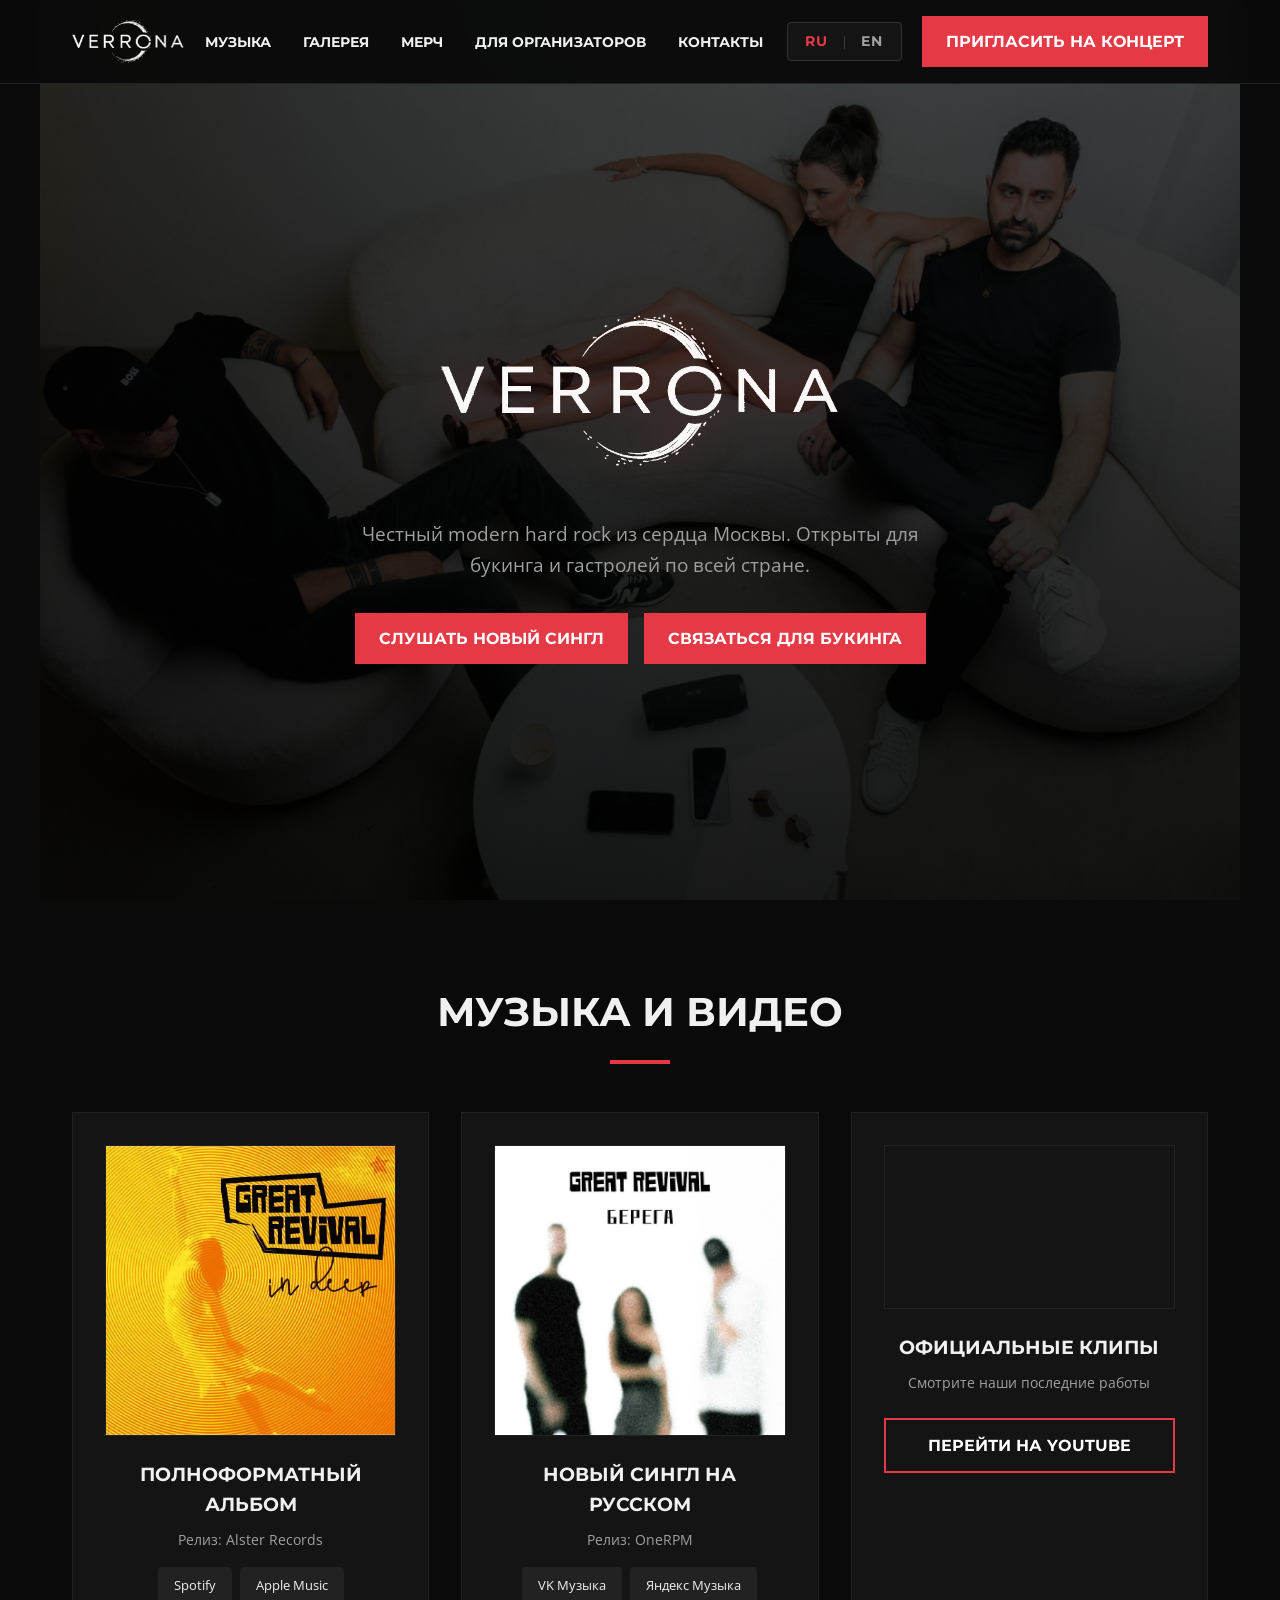
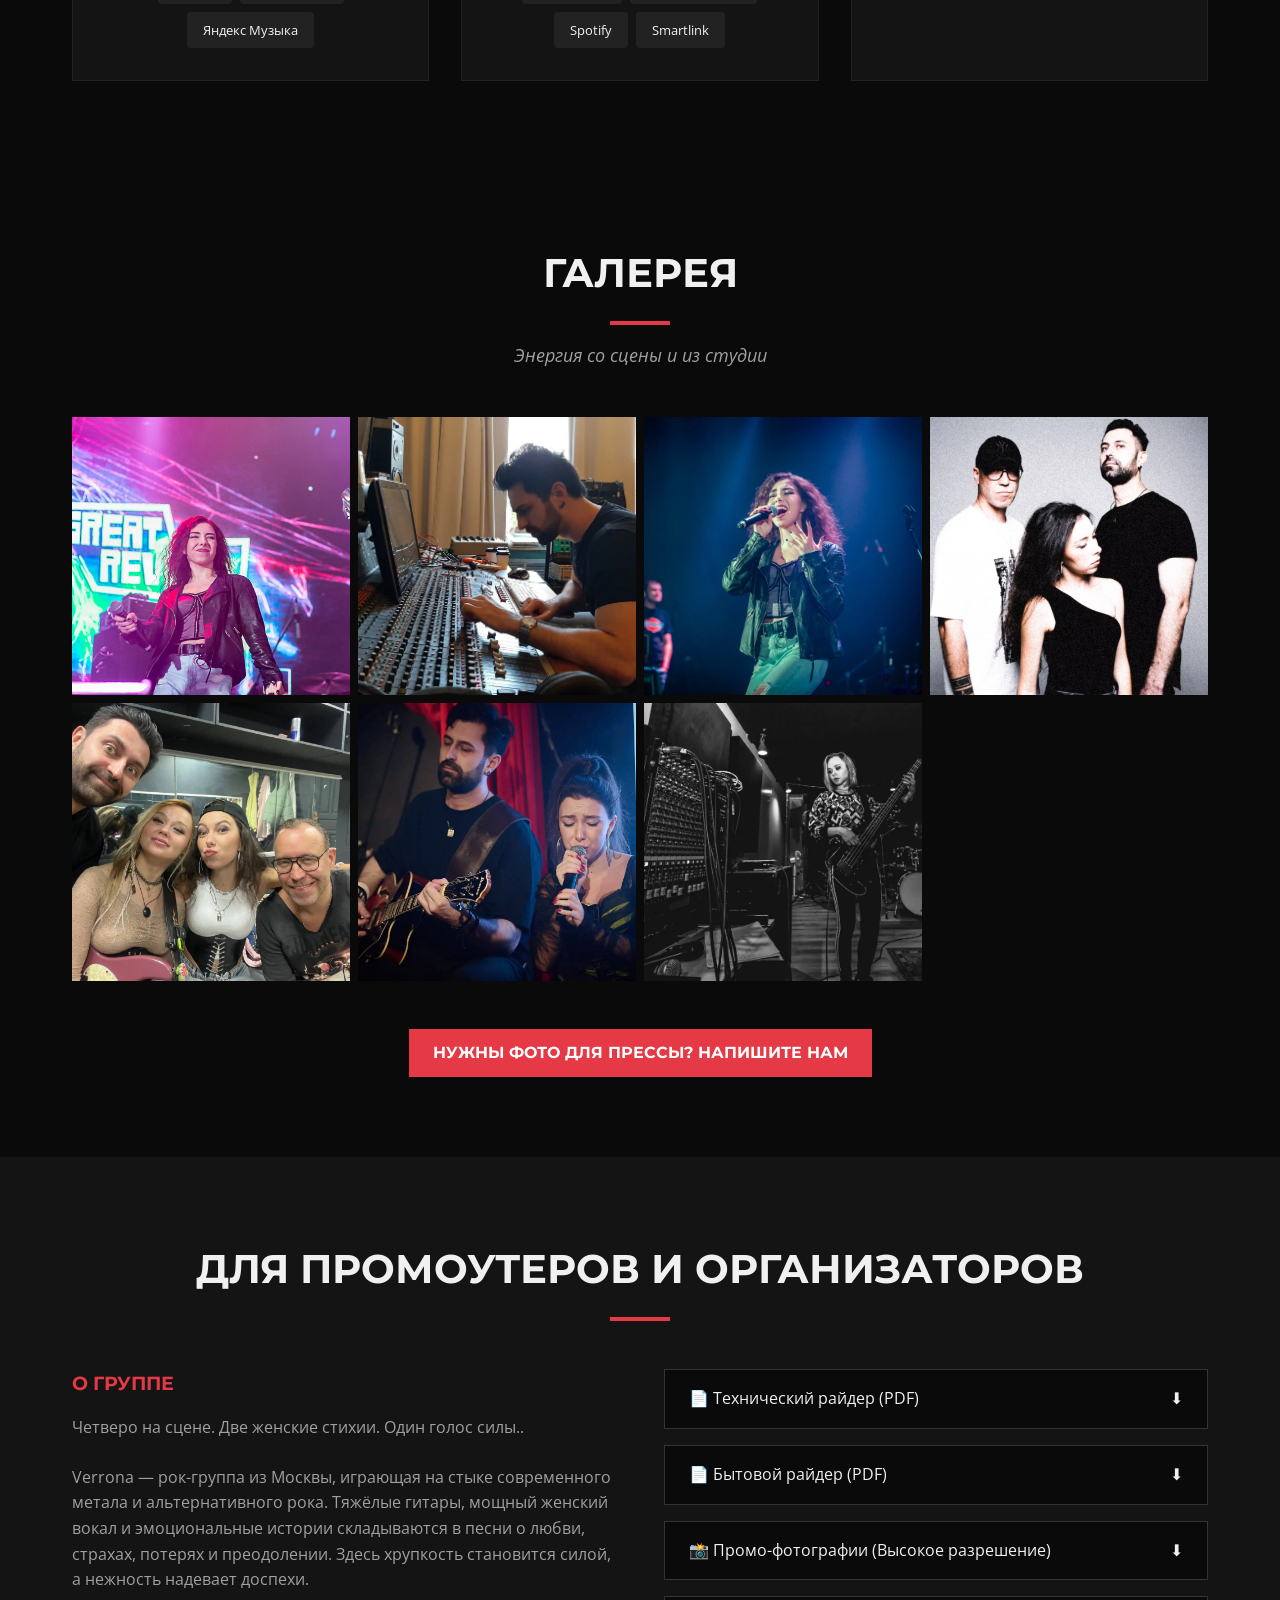
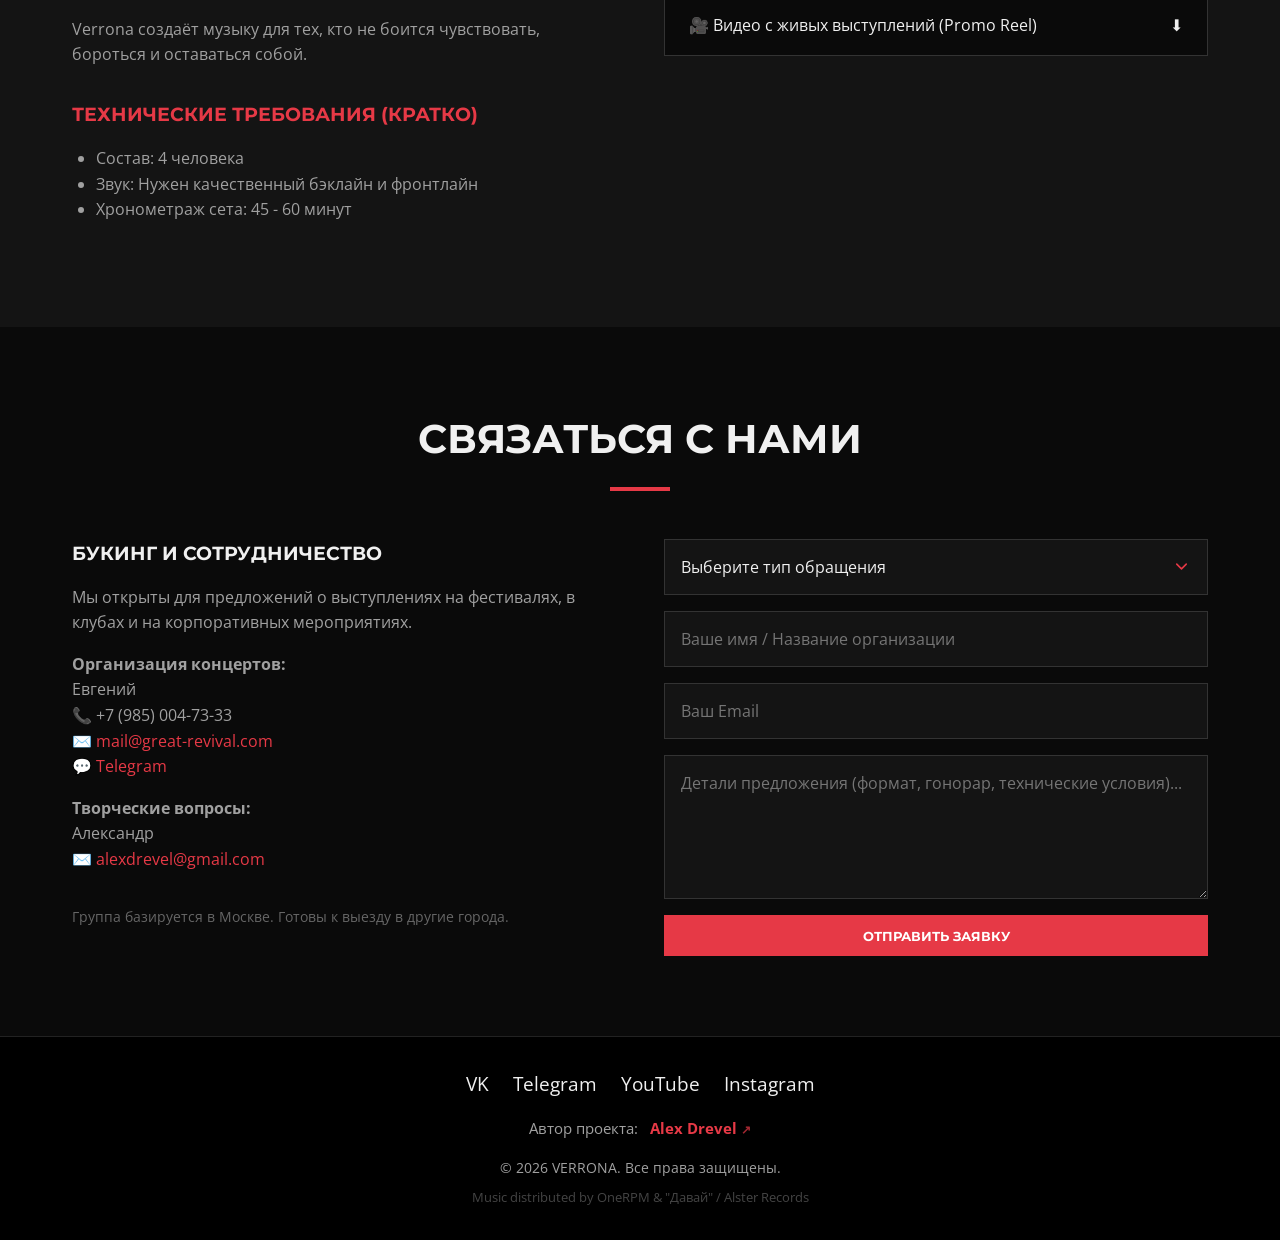
<file: index.html>
<!DOCTYPE html>
<html lang="ru">

<head>
    <meta charset="UTF-8">
    <meta name="viewport" content="width=device-width, initial-scale=1.0, maximum-scale=5.0">
    <meta name="robots" content="index, follow, max-image-preview:large">
    <meta name="description" content="Verrona — рок-группа из Москвы. Слушайте альбомы: In Deep, Берега, Любовь без прелюдий, Паранойя. Женский вокал, мощные гитары, современное звучание.">
    <meta name="keywords" content="Verrona, Веррона, рок-группа Москва, женский вокал, мощные гитары, современное звучание, альбомы, концерты">
    <meta name="author" content="Verrona">
    <title>VERRONA — Рок-группа из Москвы | Modern Hard Rock, букинг на концерты</title>
    <link rel="canonical" href="https://verrona.netlify.app">
    <link rel="alternate" hreflang="ru" href="https://verrona.netlify.app">
    <link rel="alternate" hreflang="en" href="https://verrona.netlify.app/en">
    <link rel="alternate" hreflang="x-default" href="https://verrona.netlify.app">
    <meta property="og:title" content="VERRONA — Рок-группа из Москвы">
    <meta property="og:description" content="Verrona — рок-группа из Москвы. Слушайте альбомы: In Deep, Берега, Любовь без прелюдий, Паранойя. Женский вокал, мощные гитары, современное звучание.">
    <meta property="og:type" content="website">
    <meta property="og:url" content="https://verrona.netlify.app">
    <meta property="og:image" content="https://verrona.netlify.app/img/social_cover.webp">
    <meta property="og:locale" content="ru_RU">
    <meta name="twitter:card" content="summary_large_image">
    <meta name="twitter:title" content="VERRONA — Рок-группа из Москвы">
    <meta name="twitter:description" content="Verrona — рок-группа из Москвы. Слушайте альбомы: In Deep, Берега, Любовь без прелюдий, Паранойя. Женский вокал, мощные гитары, современное звучание.">
    <meta name="twitter:image" content="https://verrona.netlify.app/img/social_cover.webp">
    <link href="https://fonts.googleapis.com/css2?family=Montserrat:wght@400;700;900&family=Open+Sans:wght@400;600&display=swap" rel="stylesheet">
    <script type="application/ld+json">
        {
            "@context": "https://schema.org",
            "@type": "MusicGroup",

            "name": "Verrona",
            "url": "https://verrona.netlify.app",

            "foundingDate": "2017",

            "knowsAbout": [
                "Metal",
                "Rock",
                "Alternative"
            ],

            "member": [

                {
                    "@type": "Person",
                    "name": "Вероника Нагайцева"
                },

                {
                    "@type": "Person",
                    "name": "Александр Древель"
                },

                {
                    "@type": "Person",
                    "name": "Евгений Сомов"
                }

            ],

            "album": [

                {
                    "@type": "MusicAlbum",
                    "name": "In Deep",
                    "datePublished": "2019",
                    "image": {
                        "@type": "ImageObject",
                        "url": "https://verrona.github.io/img/in_deep.webp"

                    },

                    "numTracks": 10,

                    "genre": [
                        "Rock",
                        "Metal",
                        "Alternative"
                    ],
                    "byArtist": {
                        "@type": "MusicGroup",
                        "name": "Great Revival"
                    },

                    "track": [{
                            "@type": "MusicRecording",
                            "position": 1,
                            "name": "In Blind",
                            "duration": "PT4M31S",
                            "isrcCode": "DEUA31900254"
                        },
                        {
                            "@type": "MusicRecording",
                            "position": 2,
                            "name": "Parasite",
                            "duration": "PT4M23S",
                            "isrcCode": "DEUA31900255"
                        },
                        {
                            "@type": "MusicRecording",
                            "position": 3,
                            "name": "Berlin",
                            "duration": "PT4M7S",
                            "isrcCode": "DEUA31900256"
                        },
                        {
                            "@type": "MusicRecording",
                            "position": 4,
                            "name": "Looking For You",
                            "duration": "PT3M31S",
                            "isrcCode": "DEUA31900257"
                        },
                        {
                            "@type": "MusicRecording",
                            "position": 5,
                            "name": "Because Of Me",
                            "duration": "PT4M34S",
                            "isrcCode": "DEUA31900258"
                        },
                        {
                            "@type": "MusicRecording",
                            "position": 6,
                            "name": "Beautiful",
                            "duration": "PT3M51S",
                            "isrcCode": "DEUA31900259"
                        },
                        {
                            "@type": "MusicRecording",
                            "position": 7,
                            "name": "Keep The Faith",
                            "duration": "PT2M56S",
                            "isrcCode": "DEUA31900260"
                        },
                        {
                            "@type": "MusicRecording",
                            "position": 8,
                            "name": "In Deep",
                            "duration": "PT3M54S",
                            "isrcCode": "DEUA31900261"
                        },
                        {
                            "@type": "MusicRecording",
                            "position": 9,
                            "name": "Time",
                            "duration": "PT4M10S",
                            "isrcCode": "DEUA31900262"
                        },
                        {
                            "@type": "MusicRecording",
                            "position": 10,
                            "name": "Stronger",
                            "duration": "PT4M41S",
                            "isrcCode": "DEUA31900263"
                        }
                    ],

                    "sameAs": [
                        "https://music.yandex.ru/album/8644806",
                        "https://vk.com/music/album/-2000364182_5364182_98790bb657b7988d27",
                        "https://music.apple.com/us/album/in-deep/1478871938",
                        "https://www.youtube.com/playlist?list=OLAK5uy_kdMpTI-XTgnSuBNPhRC2HSesHBObjsBcE",
                        "https://open.spotify.com/album/0Ru4EEttbrjYVi6ZOFPHfv",
                        "https://music.amazon.com/albums/B07X8XC6SB"
                    ]
                },

                {
                    "@type": "MusicAlbum",
                    "name": "Паразит",
                    "datePublished": "2020",
                    "image": {
                        "@type": "ImageObject",
                        "url": "https://verrona.github.io/img/parasite.webp"

                    },

                    "numTracks": 1,

                    "genre": [
                        "Rock",
                        "Metal",
                        "Alternative"
                    ],
                    "byArtist": {
                        "@type": "MusicGroup",
                        "name": "Great Revival"
                    },

                    "track": [{
                        "@type": "MusicRecording",
                        "position": 1,
                        "name": "Parasite",
                        "duration": "PT3M34S"

                    }],

                    "sameAs": [
                        "https://music.yandex.ru/album/10565634",
                        "https://vk.com/music/album/-2000981070_7981070_5feac075adde68511c",
                        "https://music.apple.com/us/album/паразит-single/1521935700",
                        "https://www.youtube.com/watch?v=nP2viWbtZgw&list=RDnP2viWbtZgw&start_radio=1",
                        "https://open.spotify.com/album/17AAMJ8fEtrImb9BpIjeMS"
                    ]
                },

                {
                    "@type": "MusicAlbum",
                    "name": "Танец под дождём",
                    "datePublished": "2020",
                    "image": {
                        "@type": "ImageObject",
                        "url": "https://verrona.github.io/img/tanez.webp"

                    },

                    "numTracks": 1,

                    "genre": [
                        "Rock",
                        "Alternative"
                    ],
                    "byArtist": {
                        "@type": "MusicGroup",
                        "name": "Great Revival"
                    },

                    "track": [{
                        "@type": "MusicRecording",
                        "position": 1,
                        "name": "Танец под дождём",
                        "duration": "PT3M40S"
                    }],

                    "sameAs": [
                        "https://music.yandex.ru/album/11583635",
                        "https://vk.com/music/album/-2000222791_8222791_c8fc6475554f7d4ba4",
                        "https://music.apple.com/us/album/танец-под-дождём-single/1525197291",
                        "https://www.youtube.com/watch?v=M-sOfhyTvOM&list=RDM-sOfhyTvOM&start_radio=1",
                        "https://open.spotify.com/album/6xeomcOFpnOeOLR16VaMRF"
                    ]
                },

                {
                    "@type": "MusicAlbum",
                    "name": "Шипы",
                    "datePublished": "2020",
                    "image": {
                        "@type": "ImageObject",
                        "url": "https://verrona.github.io/img/shipy.webp"

                    },

                    "numTracks": 1,

                    "genre": [
                        "Rock",
                        "Metal",
                        "Alternative"
                    ],
                    "byArtist": {
                        "@type": "MusicGroup",
                        "name": "Great Revival"
                    },

                    "track": [{
                        "@type": "MusicRecording",
                        "position": 1,
                        "name": "Шипы",
                        "duration": "PT3M37S"
                    }],

                    "sameAs": [
                        "https://music.yandex.ru/album/12656053",
                        "https://vk.com/music/album/-2000281266_9281266_487998c0116a116c2a",
                        "https://music.apple.com/us/album/шипы-single/1538475339",
                        "https://www.youtube.com/watch?v=VANVOhlwIfw&list=RDVANVOhlwIfw&start_radio=1",
                        "https://open.spotify.com/album/5P2PhHfVzSSolDQ1AN1XrD"
                    ]
                },

                {
                    "@type": "MusicAlbum",
                    "name": "Любовь без прелюдий",
                    "datePublished": "2022",
                    "image": {
                        "@type": "ImageObject",
                        "url": "https://verrona.github.io/img/lubov_bez_preludiy.webp"

                    },

                    "numTracks": 1,

                    "genre": [
                        "Rock",
                        "Metal",
                        "Alternative"
                    ],
                    "byArtist": {
                        "@type": "MusicGroup",
                        "name": "Great Revival"
                    },

                    "track": [{
                        "@type": "MusicRecording",
                        "position": 1,
                        "name": "Любовь без прелюдий",
                        "duration": "PT3M43S"
                    }],

                    "sameAs": [
                        "https://music.yandex.ru/album/23888789",
                        "https://vk.com/music/album/-2000614362_16614362_8b6888f1e2f7a54786",
                        "https://music.apple.com/ru/album/любовь-без-прелюдий-single/1652404010",
                        "https://music.youtube.com/playlist?list=OLAK5uy_mqXPPD4W-5L-OROmSEtViQJYiXeTf8m6c",
                        "https://open.spotify.com/album/5d36qCWlGeGpj1LYgj0KbA"
                    ]
                },
                {
                    "@type": "MusicAlbum",
                    "name": "Паранойя",
                    "datePublished": "2023",
                    "image": {
                        "@type": "ImageObject",
                        "url": "https://verrona.github.io/img/paranoya.webp"

                    },

                    "numTracks": 1,

                    "genre": [
                        "Rock",
                        "Metal",
                        "Alternative"
                    ],
                    "byArtist": {
                        "@type": "MusicGroup",
                        "name": "Great Revival"
                    },

                    "track": [{
                        "@type": "MusicRecording",
                        "position": 1,
                        "name": "Паранойя",
                        "duration": "PT3M31S"
                    }],

                    "sameAs": [
                        "https://music.yandex.ru/album/25053905",
                        "https://vk.com/music/album/-2000446923_17446923_28c2962d504e9f9477",
                        "https://music.apple.com/us/album/паранойя-single/1681223843",
                        "https://www.youtube.com/watch?v=-ZHNSKj-hqs&list=RD-ZHNSKj-hqs&start_radio=1",
                        "https://open.spotify.com/album/0NYPJKRrfW8c1LftnPf2LF"
                    ]
                },
                {
                    "@type": "MusicAlbum",
                    "name": "Одиночество",
                    "datePublished": "2024",
                    "image": {
                        "@type": "ImageObject",
                        "url": "https://verrona.github.io/img/odinochestvo.webp"

                    },

                    "numTracks": 1,

                    "genre": [
                        "Rock",
                        "Metal",
                        "Alternative"
                    ],
                    "byArtist": {
                        "@type": "MusicGroup",
                        "name": "Great Revival"
                    },

                    "track": [{
                        "@type": "MusicRecording",
                        "position": 1,
                        "name": "Одиночество",
                        "duration": "PT3M35S"
                    }],

                    "sameAs": [
                        "https://music.yandex.ru/album/31198247",
                        "https://vk.com/music/album/-2000824137_20824137_e31accb2f2a13795dd",
                        "https://music.apple.com/us/album/одиночество-single/1746063606",
                        "https://www.youtube.com/watch?v=TRPHKf3_Tao&list=RDTRPHKf3_Tao&start_radio=1",
                        "https://open.spotify.com/album/6s6aBRzeSXYHiftH87k0Ty",
                        "https://music.amazon.com/albums/B0D6F2PRVB"
                    ]
                },
                {
                    "@type": "MusicAlbum",
                    "name": "Берега",
                    "datePublished": "2025",
                    "image": {
                        "@type": "ImageObject",
                        "url": "https://verrona.github.io/img/berega.webp"

                    },

                    "numTracks": 2,

                    "genre": [
                        "Rock",
                        "Metal",
                        "Alternative"
                    ],
                    "byArtist": {
                        "@type": "MusicGroup",
                        "name": "Great Revival"
                    },

                    "track": [{
                            "@type": "MusicRecording",
                            "position": 1,
                            "name": "Не нужна",
                            "duration": "PT4M35S",
                            "isrcCode": "QZTPX2514225"
                        },
                        {
                            "@type": "MusicRecording",
                            "position": 2,
                            "name": "Берега",
                            "duration": "PT4M23S",
                            "isrcCode": "QZTPX2514226"
                        }
                    ],

                    "sameAs": [
                        "https://music.yandex.ru/album/38226128",
                        "https://vk.com/music/album/-2000257037_25257037_283964561c7bb2bd97",
                        "https://play.anghami.com/album/1074680193?refer=featurefm",
                        "https://geo.music.apple.com/us/album/берега-single/1839879702?app=itunes&ls=1",
                        "https://www.tidal.com/album/460632453",
                        "https://www.youtube.com/playlist?list=OLAK5uy_kkV9nwVNROqfF_PNoMu4TwySFhhuvf4r8",
                        "https://open.spotify.com/album/14FLzF10nOQtJjYL62bnw5",
                        "https://music.amazon.com/albums/B0FR4W4Z26?ref=dm_ff_amazonmusic_3p",
                        "https://www.deezer.com/album/821583041"
                    ]
                }




            ],

            "description": "Verrona — честный modern hard rock из сердца Москвы.",

            "foundingLocation": {
                "@type": "Place",
                "name": "Moscow, Russia"
            },

            "logo": {
                "@type": "ImageObject",
                "url": "https://verrona.netlify.app/img/logo.webp"
            },

            "image": {
                "@type": "ImageObject",
                "url": "https://verrona.netlify.app/img/social_cover.webp",
                "width": 1200,
                "height": 630
            },

            "genre": [
                "Rock",
                "Metal",
                "Alternative"
            ],

            "mainEntityOfPage": "https://verrona.netlify.app/",

            "sameAs": [
                "https://vk.com/artist/1125941773546352592",
                "https://www.youtube.com/@verronamusic",
                "https://music.yandex.ru/artist/4239261",
                "https://open.spotify.com/artist/1h6qh7RYEoN9R3uheAf0XN?si=jtu0jki2Sz66ht8Evk626A",
                "https://music.apple.com/au/artist/great-revival/314202456",
                "https://music.amazon.com/artists/B0028GSX6M/great-revival"
            ]

        }

    </script>
    <link href="css/style.css" rel="stylesheet">
    <link rel="icon" href="img/favicon_light.png" media="(prefers-color-scheme: light)">
    <link rel="icon" href="img/favicon_dark.png" media="(prefers-color-scheme: dark)">
</head>

<body>

    <!-- Навигация -->
    <header>
        <div class="nav-container">
            <a href="index.html" class="logo">
                <img src="img/logo.webp" alt="VERRONA — modern hard rock группа" class="logo-img">
            </a>
            <button class="burger-btn" id="burger-btn" aria-label="Открыть меню">
                <span class="burger-line"></span>
                <span class="burger-line"></span>
                <span class="burger-line"></span>
            </button>
            <div class="nav-mobile-container" id="nav-mobile-container">
                <nav>
                    <ul>
                        <li><a href="#music" class="nav-link">Музыка</a></li>
                        <li><a href="#gallery" class="nav-link">Галерея</a></li>
                        <li><a href="#merch" class="nav-link">Мерч</a></li>
                        <li><a href="#epk" class="nav-link">Для организаторов</a></li>
                        <li><a href="#contact" class="nav-link">Контакты</a></li>
                    </ul>
                </nav>
                <div class="lang-switcher">
                    <a href="index.html" class="lang-btn active">RU</a>
                    <span class="lang-divider">|</span>
                    <a href="en/index.html" class="lang-btn">EN</a>
                </div>
            </div>
            <a href="#contact" class="btn header-btn">Пригласить на концерт</a>
        </div>
    </header>

    <!-- Главный экран (Hero) -->
    <section class="hero">
        <div class="hero-content">
            <img src="img/logo.webp" alt="VERRONA" class="hero-logo">
            <h1>VERRONA</h1>
            <p>Честный modern hard rock из сердца Москвы. Открыты для букинга и гастролей по всей стране.</p>
            <div class="hero-buttons">
                <a href="#music" class="btn">Слушать новый сингл</a>
                <a href="#contact" class="btn">Связаться для букинга</a>
            </div>
        </div>
    </section>

    <!-- Музыка и Видео -->
    <section id="music">
        <h2 class="section-title">Музыка и Видео</h2>
        <div class="music-grid">
            <!-- Карточка 1: Англоязычный альбом -->
            <div class="music-card">
                <img src="img/in_deep.webp" alt="Полноформатный альбом VERRONA (Alster Records)" class="album-art" loading="lazy">
                <h3>Полноформатный альбом</h3>
                <p style="color: var(--text-muted); font-size: 0.9rem; margin: 0.5rem 0;">Релиз: Alster Records</p>
                <div class="streaming-links">
                    <a href="https://open.spotify.com/album/0Ru4EEttbrjYVi6ZOFPHfv">Spotify</a>
                    <a href="https://music.apple.com/us/album/in-deep/1478871938">Apple Music</a>
                    <a href="https://music.yandex.ru/album/8644806">Яндекс Музыка</a>
                </div>
            </div>

            <!-- Карточка 2: Русскоязычные синглы -->
            <div class="music-card">
                <img src="img/berega.webp" alt="Новые синглы VERRONA на русском языке" class="album-art" loading="lazy">
                <h3>Новый сингл на русском</h3>
                <p style="color: var(--text-muted); font-size: 0.9rem; margin: 0.5rem 0;">Релиз: OneRPM</p>
                <div class="streaming-links">
                    <a href="https://vk.com/artist/1125941773546352592">VK Музыка</a>
                    <a href="https://music.yandex.ru/artist/4239261">Яндекс Музыка</a>
                    <a href="https://open.spotify.com/artist/1h6qh7RYEoN9R3uheAf0XN?si=jtu0jki2Sz66ht8Evk626A">Spotify</a>
                    <a href="https://onerpm.link/155083162320">Smartlink</a>
                </div>
            </div>

            <!-- Карточка 3: Видео -->
            <div class="music-card">
                <div class="video-wrapper">
                    <iframe src="https://www.youtube.com/embed/C6I4HoaTKZE?si=XnIKXJ5RC5NP5_a8" title="Клип VERRONA" allow="accelerometer; autoplay; clipboard-write; encrypted-media; gyroscope; picture-in-picture" allowfullscreen loading="lazy" class="frame">
                    </iframe>
                </div>

                <h3>Официальные клипы</h3>
                <p style="color: var(--text-muted); font-size: 0.9rem; margin: 0.5rem 0;">Смотрите наши последние работы</p>
                <a href="https://www.youtube.com/@verronamusic" class="btn btn-outline" style="margin-top: 1rem; width: 100%;">Перейти на YouTube</a>
            </div>
        </div>
    </section>

    
    <section id="gallery">
        <h2 class="section-title">Галерея</h2>
        <p class="section-subtitle">Энергия со сцены и из студии</p>

        <div class="gallery-grid">
            
            <div class="gallery-item" data-src="img/gallery/gallery_1.webp" data-caption="Концерт в Москве, 2023">
                <img src="img/gallery/gallery_1.webp" alt="Концерт в Москве, 2023" loading="lazy">
                <div class="gallery-overlay">
                    <span class="gallery-icon">🔍</span>
                </div>
            </div>

            <div class="gallery-item" data-src="img/gallery/gallery_2.webp" data-caption="Запись альбома In Deep">
                <img src="img/gallery/gallery_2.webp" alt="Студийная сессия" loading="lazy">
                <div class="gallery-overlay">
                    <span class="gallery-icon">🔍</span>
                </div>
            </div>

            
            <div class="gallery-item" data-src="img/gallery/gallery_3.webp" data-caption="Калининград, 2021">
                <img src="img/gallery/gallery_3.webp" alt="Выступление на фестивале" loading="lazy">
                <div class="gallery-overlay">
                    <span class="gallery-icon">🔍</span>
                </div>
            </div>

           
            <div class="gallery-item" data-src="img/gallery/gallery_4.webp" data-caption="Групповое фото">
                <img src="img/gallery/gallery_4.webp" alt="Группа VERRONA" loading="lazy">
                <div class="gallery-overlay">
                    <span class="gallery-icon">🔍</span>
                </div>
            </div>

            
            <div class="gallery-item" data-src="img/gallery/gallery_5.webp" data-caption="Backstage">
                <img src="img/gallery/gallery_5.webp" alt="За кулисами" loading="lazy">
                <div class="gallery-overlay">
                    <span class="gallery-icon">🔍</span>
                </div>
            </div>

            
            <div class="gallery-item" data-src="img/gallery/gallery_6.webp" data-caption="Москва, клуб 16 Тонн">
                <img src="img/gallery/gallery_6.webp" alt="Москва, клуб 16 Тонн" loading="lazy">
                <div class="gallery-overlay">
                    <span class="gallery-icon">🔍</span>
                </div>
            </div>
            
            <div class="gallery-item" data-src="img/gallery/gallery_8.webp" data-caption="Репетиция">
                <img src="img/gallery/gallery_8.webp" alt="Репетиция группы" loading="lazy">
                <div class="gallery-overlay">
                    <span class="gallery-icon">🔍</span>
                </div>
            </div>
        </div>

        <div class="gallery-cta">
            <a href="mailto:alexdrevel@gmail.com" class="btn" data-i18n="gallery.press">Нужны фото для прессы? Напишите нам</a>
        </div>
    </section>

    
    <div class="lightbox" id="lightbox">
        <button class="lightbox-close" id="lightbox-close" aria-label="Закрыть">✕</button>
        <button class="lightbox-prev" id="lightbox-prev" aria-label="Предыдущее">‹</button>
        <button class="lightbox-next" id="lightbox-next" aria-label="Следующее">›</button>
        <figure class="lightbox-content">
            <img src="[data-uri]" alt="Lightbox preview" id="lightbox-img">
            <figcaption id="lightbox-caption"></figcaption>
        </figure>
    </div>

   <!--
    <section id="merch" class="merch-section">
        <div class="merch-container">
            <h2 class="section-title">Мерч</h2>
            <p class="section-subtitle">Поддержи группу — носи VERRONA</p>

            <div class="merch-grid">
               
                <div class="merch-card">
                    <div class="merch-image">
                        <img src="images/merch/tshirt.jpg" alt="Футболка VERRONA Classic" loading="lazy">
                        <span class="merch-badge">NEW</span>
                    </div>
                    <div class="merch-info">
                        <h3>Футболка VERRONA Classic</h3>
                        <p class="merch-desc">100% хлопок, чёрный цвет, принт на спине</p>
                        <div class="merch-price">
                            <span class="merch-price-value">1 990 ₽</span>
                        </div>
                       
                        <a href="#contact" class="btn merch-btn">Купить</a>
                    </div>
                </div>

               
                <div class="merch-card">
                    <div class="merch-image">
                        <img src="images/merch/hoodie.jpg" alt="Худи VERRONA Logo" loading="lazy">
                    </div>
                    <div class="merch-info">
                        <h3>Худи VERRONA Logo</h3>
                        <p class="merch-desc">Тёплое худи с вышитым логотипом</p>
                        <div class="merch-price">
                            <span class="merch-price-value">4 490 ₽</span>
                        </div>
                        
                        <a href="#contact" class="btn merch-btn">Купить</a>
                    </div>
                </div>

               
                <div class="merch-card">
                    <div class="merch-image">
                        <img src="images/merch/poster.jpg" alt="Постер VERRONA Tour 2026" loading="lazy">
                    </div>
                    <div class="merch-info">
                        <h3>Постер Tour 2026</h3>
                        <p class="merch-desc">Формат А2, плотная бумага, лимитированная серия</p>
                        <div class="merch-price">
                            <span class="merch-price-value">690 ₽</span>
                        </div>
                       
                        <a href="#contact" class="btn merch-btn">Купить</a>
                    </div>
                </div>

              
                <div class="merch-card">
                    <div class="merch-image">
                        <img src="images/merch/cd.jpg" alt="Альбом VERRONA (CD)" loading="lazy">
                        <span class="merch-badge merch-badge-hot">HIT</span>
                    </div>
                    <div class="merch-info">
                        <h3>Альбом (CD / Винил)</h3>
                        <p class="merch-desc">Автографы от группы + бонусный буклет</p>
                        <div class="merch-price">
                            <span class="merch-price-value">890 ₽ <small>/ от 2 490 ₽</small></span>
                        </div>
                        
                        <a href="#contact" class="btn merch-btn">Купить</a>
                    </div>
                </div>
            </div>
        </div>
    </section>
-->
    <!-- EPK (Для организаторов) -->
    <section id="epk" class="epk-section">
        <div class="epk-container">
            <h2 class="section-title">Для промоутеров и организаторов</h2>
            <div class="epk-grid">
                <div class="epk-info">
                    <h3>О группе</h3>
                    <p>Четверо на сцене. Две женские стихии. Один голос силы..</p>
                    <p>Verrona — рок-группа из Москвы, играющая на стыке современного метала и альтернативного рока. Тяжёлые гитары, мощный женский вокал и эмоциональные истории складываются в песни о любви, страхах, потерях и преодолении. Здесь хрупкость становится силой, а нежность надевает доспехи.</p>
                    <p>Verrona создаёт музыку для тех, кто не боится чувствовать, бороться и оставаться собой.</p>

                    <h3 style="margin-top: 2rem;">Технические требования (кратко)</h3>
                    <ul style="color: var(--text-muted); margin-left: 1.5rem; margin-bottom: 1.5rem;">
                        <li>Состав: 4 человека</li>
                        <li>Звук: Нужен качественный бэклайн и фронтлайн</li>
                        <li>Хронометраж сета: 45 - 60 минут</li>
                    </ul>
                </div>

                <div class="epk-downloads">
                    <a href="docs/tech_rus.pdf" download class="download-btn">
                        <span>📄 Технический райдер (PDF)</span>
                        <span>⬇</span>
                    </a>
                    <a href="docs/hospitality_rus.pdf" download class="download-btn">
                        <span>📄 Бытовой райдер (PDF)</span>
                        <span>⬇</span>
                    </a>
                    <a href="https://cloud.mail.ru/public/9ehi/BL3LAvEeR" class="download-btn">
                        <span>📸 Промо-фотографии (Высокое разрешение)</span>
                        <span>⬇</span>
                    </a>
                    <a href="https://cloud.mail.ru/public/eMUZ/hNyqyL6eM" class="download-btn">
                        <span>🎥 Видео с живых выступлений (Promo Reel)</span>
                        <span>⬇</span>
                    </a>
                </div>
            </div>
        </div>
    </section>

    <!-- Контакты -->
    <section id="contact">
        <h2 class="section-title">Связаться с нами</h2>
        <div class="contact-grid">
            <div class="contact-info">
                <h3>Букинг и сотрудничество</h3>
                <p>Мы открыты для предложений о выступлениях на фестивалях, в клубах и на корпоративных мероприятиях.</p>

                <p><strong>Организация концертов:</strong><br>
                    Евгений<br>
                    📞 +7 (985) 004-73-33<br>
                    ✉️ <a href="mailto:mail@great-revival.com">mail@great-revival.com</a><br>
                    💬 <a href="t.me/@EugSom">Telegram</a></p>

                <p><strong>Творческие вопросы:</strong><br>
                    Александр<br>
                    ✉️ <a href="mailto:alexdrevel@gmail.com">alexdrevel@gmail.com</a></p>

                <p style="margin-top: 2rem; font-size: 0.9rem; color: #666;">Группа базируется в Москве. Готовы к выезду в другие города.</p>
            </div>

            <form class="contact-form" action="https://formspree.io/f/xojovvne" method="POST" onsubmit="setTimeout(() => window.location.href = 'thanks.html', 100);">
                <input type="text" name="website" id="f-website" style="position:absolute;left:-9999px;" tabindex="-1" autocomplete="off">

                <select name="request-type" id="f-request-type" required>
                    <option value="" disabled selected>Выберите тип обращения</option>
                    <option value="booking">Букинг концерта</option>
                    <option value="merch">Покупка мерча</option>
                </select>

                <input type="text" name="name" id="f-name" autocomplete="name" placeholder="Ваше имя / Название организации" required>
                <input type="email" name="email" id="f-email" autocomplete="email" placeholder="Ваш Email" required>
                <input type="text" name="city" id="f-city" data-show-for="booking" autocomplete="address-level2" placeholder="Город и площадка (если есть)" required>
                <input type="text" name="date" id="f-date" data-show-for="booking" autocomplete="off" placeholder="Предполагаемая дата мероприятия">
                <textarea name="message" id="f-message" rows="5" placeholder="Детали предложения (формат, гонорар, технические условия)..." required></textarea>
                <input type="hidden" name="_subject" id="form-subject" value="Новая заявка VERRONA">
                <input type="hidden" name="_template" value="table">
                <input type="hidden" name="_next" value="thanks.html">
                <button type="submit" id="submit-btn" class="btn">Отправить заявку</button>
                <div id="form-status" style="margin-top: 1rem; display: none;"></div>
            </form>
        </div>
    </section>

    <!-- Футер -->
    <footer>
        <div class="social-links">
            <a href="https://vk.com/verronamusic">VK</a>
            <a href="t.me/greatmusic2024">Telegram</a>
            <a href="https://www.youtube.com/@verronamusic">YouTube</a>
            <a href="https://instagram.com/verronamusic">Instagram</a>
        </div>
        <div class="footer-main-site">
            <span data-i18n="footer.mainSite">Автор проекта:</span>
            <a href="https://drevelmusic.github.io" target="_blank" rel="noopener noreferrer" class="footer-main-link">
                Alex Drevel
            </a>
        </div>
        <p><span>&copy; 2026 VERRONA. Все права защищены.</span></p>
        <p style="font-size: 0.8rem; margin-top: 0.5rem; color: #444;">Music distributed by OneRPM & "Давай" / Alster Records</p>
    </footer>
    <script src="js/script.js" defer></script>
    <script src="js/lightbox.js" defer></script>
    <script src="js/form.js" defer></script>
</body>

</html>
</file>
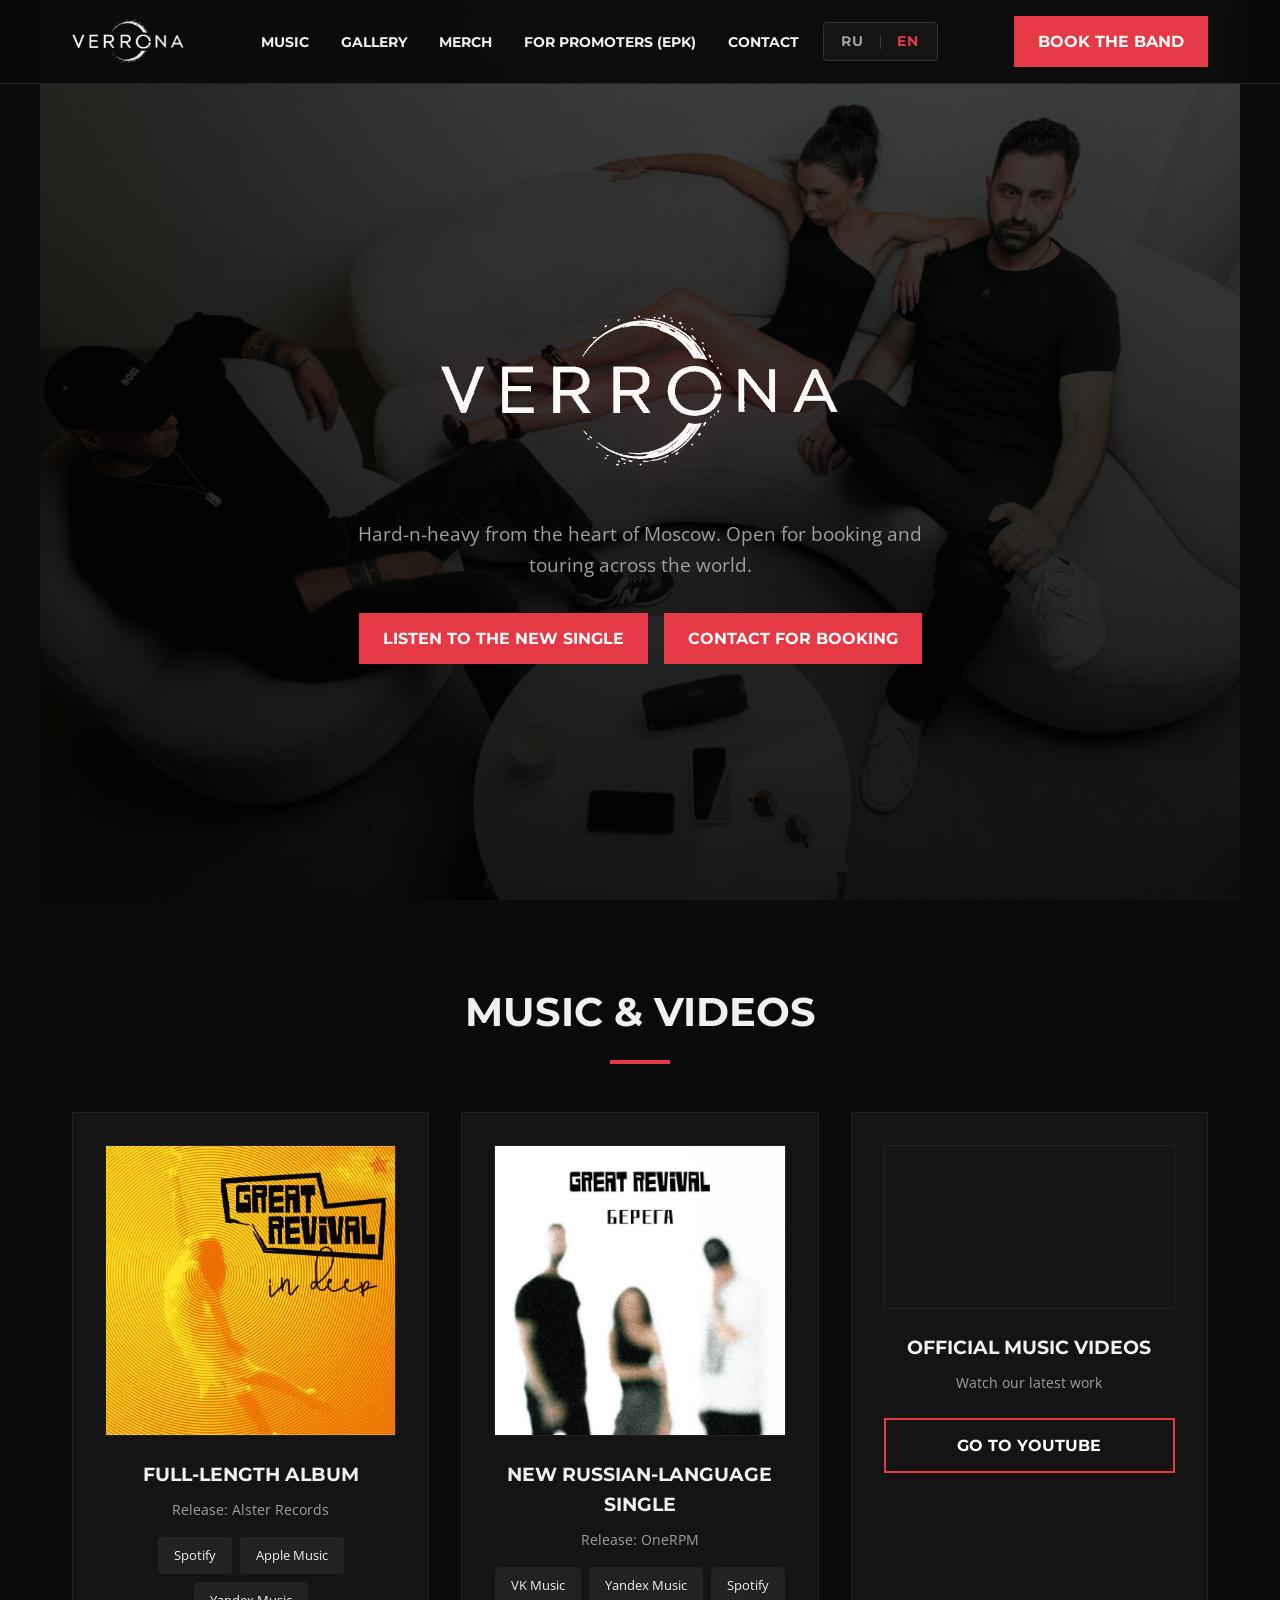
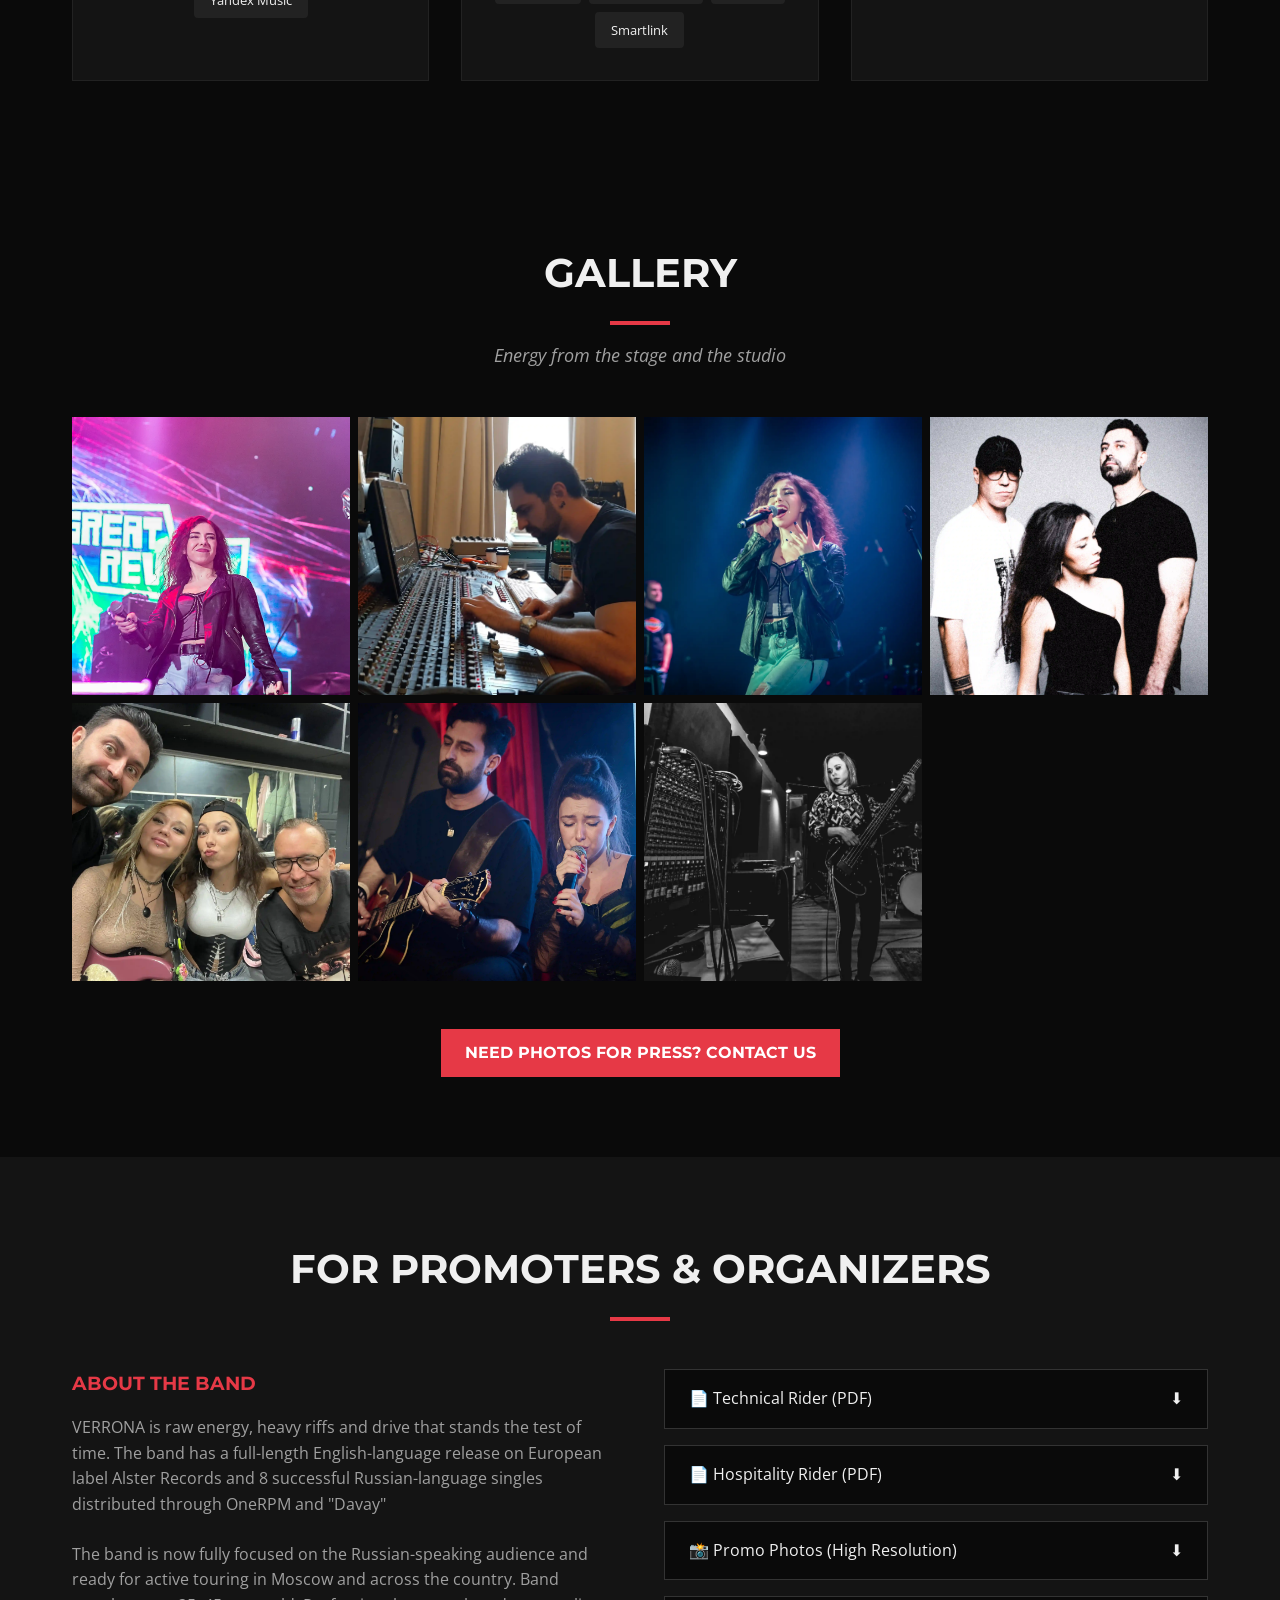
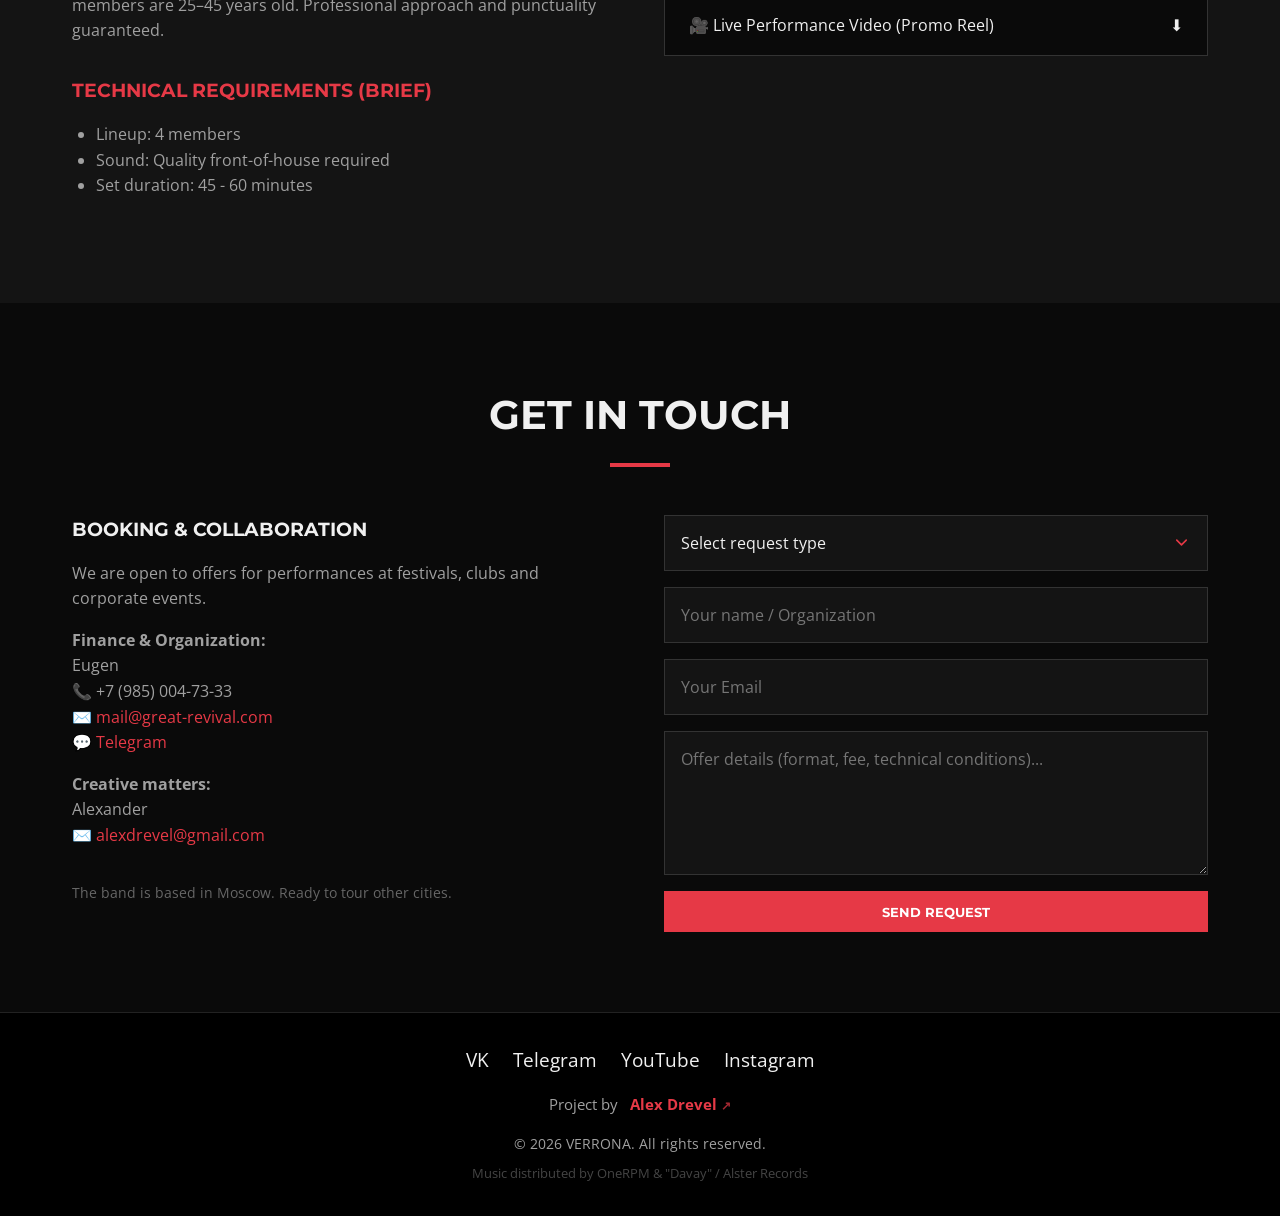
<file: en/index.html>
<!DOCTYPE html>
<html lang="en">

<head>
    <meta charset="UTF-8">
    <meta name="viewport" content="width=device-width, initial-scale=1.0, maximum-scale=5.0">
    <meta name="robots" content="index, follow, max-image-preview:large">
    <meta name="description" content="Verrona - rock band from Moscow. Listen to the albums: In Deep, Berega, Lyubov bez prelyudiy, Paranoya. Female vocals, powerful guitars, and a modern sound.">
    <meta name="keywords" content="Verrona, Moscow rock band, female vocals, powerful guitars, modern sound, albums, concerts">
    <meta name="author" content="Verrona">
    <title>VERRONA | Modern hard rock from Moscow</title>
    <link rel="canonical" href="https://verrona.netlify.app">
    <link rel="alternate" hreflang="ru" href="https://verrona.netlify.app">
    <link rel="alternate" hreflang="en" href="https://verrona.netlify.app/en">
    <link rel="alternate" hreflang="x-default" href="https://verrona.netlify.app">
    <meta property="og:title" content="Verrona - rock band from Moscow. ">
    <meta property="og:description" content="Verrona - rock band from Moscow. Listen to the albums: In Deep, Berega, Lyubov bez prelyudiy, Paranoya. Female vocals, powerful guitars, and a modern sound.">
    <meta property="og:type" content="website">
    <meta property="og:url" content="https://verrona.netlify.app">
    <meta property="og:image" content="https://verrona.netlify.app/img/social_cover.webp">
    <meta property="og:locale" content="ru_RU">
    <meta name="twitter:card" content="summary_large_image">
    <meta name="twitter:title" content="Verrona - rock band from Moscow.">
    <meta name="twitter:description" content="Verrona - rock band from Moscow. Listen to the albums: In Deep, Berega, Lyubov bez prelyudiy, Paranoya. Female vocals, powerful guitars, and a modern sound.">
    <meta name="twitter:image" content="https://verrona.netlify.app/img/social_cover.webp">
    <link href="https://fonts.googleapis.com/css2?family=Montserrat:wght@400;700;900&family=Open+Sans:wght@400;600&display=swap" rel="stylesheet">
    <script type="application/ld+json">
        {
            "@context": "https://schema.org",
            "@type": "MusicGroup",

            "name": "Verrona",
            "url": "https://verrona.netlify.app/en",

            "foundingDate": "2017",

            "knowsAbout": [
                "Metal",
                "Rock",
                "Alternative"
            ],

            "member": [

                {
                    "@type": "Person",
                    "name": "Вероника Нагайцева"
                },

                {
                    "@type": "Person",
                    "name": "Александр Древель"
                },

                {
                    "@type": "Person",
                    "name": "Евгений Сомов"
                }

            ],

            "album": [

                {
                    "@type": "MusicAlbum",
                    "name": "In Deep",
                    "datePublished": "2019",
                    "image": {
                        "@type": "ImageObject",
                        "url": "https://verrona.github.io/img/in_deep.webp"

                    },

                    "numTracks": 10,

                    "genre": [
                        "Rock",
                        "Metal",
                        "Alternative"
                    ],
                    "byArtist": {
                        "@type": "MusicGroup",
                        "name": "Great Revival"
                    },

                    "track": [{
                            "@type": "MusicRecording",
                            "position": 1,
                            "name": "In Blind",
                            "duration": "PT4M31S",
                            "isrcCode": "DEUA31900254"
                        },
                        {
                            "@type": "MusicRecording",
                            "position": 2,
                            "name": "Parasite",
                            "duration": "PT4M23S",
                            "isrcCode": "DEUA31900255"
                        },
                        {
                            "@type": "MusicRecording",
                            "position": 3,
                            "name": "Berlin",
                            "duration": "PT4M7S",
                            "isrcCode": "DEUA31900256"
                        },
                        {
                            "@type": "MusicRecording",
                            "position": 4,
                            "name": "Looking For You",
                            "duration": "PT3M31S",
                            "isrcCode": "DEUA31900257"
                        },
                        {
                            "@type": "MusicRecording",
                            "position": 5,
                            "name": "Because Of Me",
                            "duration": "PT4M34S",
                            "isrcCode": "DEUA31900258"
                        },
                        {
                            "@type": "MusicRecording",
                            "position": 6,
                            "name": "Beautiful",
                            "duration": "PT3M51S",
                            "isrcCode": "DEUA31900259"
                        },
                        {
                            "@type": "MusicRecording",
                            "position": 7,
                            "name": "Keep The Faith",
                            "duration": "PT2M56S",
                            "isrcCode": "DEUA31900260"
                        },
                        {
                            "@type": "MusicRecording",
                            "position": 8,
                            "name": "In Deep",
                            "duration": "PT3M54S",
                            "isrcCode": "DEUA31900261"
                        },
                        {
                            "@type": "MusicRecording",
                            "position": 9,
                            "name": "Time",
                            "duration": "PT4M10S",
                            "isrcCode": "DEUA31900262"
                        },
                        {
                            "@type": "MusicRecording",
                            "position": 10,
                            "name": "Stronger",
                            "duration": "PT4M41S",
                            "isrcCode": "DEUA31900263"
                        }
                    ],

                    "sameAs": [
                        "https://music.yandex.ru/album/8644806",
                        "https://vk.com/music/album/-2000364182_5364182_98790bb657b7988d27",
                        "https://music.apple.com/us/album/in-deep/1478871938",
                        "https://www.youtube.com/playlist?list=OLAK5uy_kdMpTI-XTgnSuBNPhRC2HSesHBObjsBcE",
                        "https://open.spotify.com/album/0Ru4EEttbrjYVi6ZOFPHfv",
                        "https://music.amazon.com/albums/B07X8XC6SB"
                    ]
                },

                {
                    "@type": "MusicAlbum",
                    "name": "Паразит",
                    "datePublished": "2020",
                    "image": {
                        "@type": "ImageObject",
                        "url": "https://verrona.github.io/img/parasite.webp"

                    },

                    "numTracks": 1,

                    "genre": [
                        "Rock",
                        "Metal",
                        "Alternative"
                    ],
                    "byArtist": {
                        "@type": "MusicGroup",
                        "name": "Great Revival"
                    },

                    "track": [{
                        "@type": "MusicRecording",
                        "position": 1,
                        "name": "Parasite",
                        "duration": "PT3M34S"

                    }],

                    "sameAs": [
                        "https://music.yandex.ru/album/10565634",
                        "https://vk.com/music/album/-2000981070_7981070_5feac075adde68511c",
                        "https://music.apple.com/us/album/паразит-single/1521935700",
                        "https://www.youtube.com/watch?v=nP2viWbtZgw&list=RDnP2viWbtZgw&start_radio=1",
                        "https://open.spotify.com/album/17AAMJ8fEtrImb9BpIjeMS"
                    ]
                },

                {
                    "@type": "MusicAlbum",
                    "name": "Танец под дождём",
                    "datePublished": "2020",
                    "image": {
                        "@type": "ImageObject",
                        "url": "https://verrona.github.io/img/tanez.webp"

                    },

                    "numTracks": 1,

                    "genre": [
                        "Rock",
                        "Alternative"
                    ],
                    "byArtist": {
                        "@type": "MusicGroup",
                        "name": "Great Revival"
                    },

                    "track": [{
                        "@type": "MusicRecording",
                        "position": 1,
                        "name": "Танец под дождём",
                        "duration": "PT3M40S"
                    }],

                    "sameAs": [
                        "https://music.yandex.ru/album/11583635",
                        "https://vk.com/music/album/-2000222791_8222791_c8fc6475554f7d4ba4",
                        "https://music.apple.com/us/album/танец-под-дождём-single/1525197291",
                        "https://www.youtube.com/watch?v=M-sOfhyTvOM&list=RDM-sOfhyTvOM&start_radio=1",
                        "https://open.spotify.com/album/6xeomcOFpnOeOLR16VaMRF"
                    ]
                },

                {
                    "@type": "MusicAlbum",
                    "name": "Шипы",
                    "datePublished": "2020",
                    "image": {
                        "@type": "ImageObject",
                        "url": "https://verrona.github.io/img/shipy.webp"

                    },

                    "numTracks": 1,

                    "genre": [
                        "Rock",
                        "Metal",
                        "Alternative"
                    ],
                    "byArtist": {
                        "@type": "MusicGroup",
                        "name": "Great Revival"
                    },

                    "track": [{
                        "@type": "MusicRecording",
                        "position": 1,
                        "name": "Шипы",
                        "duration": "PT3M37S"
                    }],

                    "sameAs": [
                        "https://music.yandex.ru/album/12656053",
                        "https://vk.com/music/album/-2000281266_9281266_487998c0116a116c2a",
                        "https://music.apple.com/us/album/шипы-single/1538475339",
                        "https://www.youtube.com/watch?v=VANVOhlwIfw&list=RDVANVOhlwIfw&start_radio=1",
                        "https://open.spotify.com/album/5P2PhHfVzSSolDQ1AN1XrD"
                    ]
                },

                {
                    "@type": "MusicAlbum",
                    "name": "Любовь без прелюдий",
                    "datePublished": "2022",
                    "image": {
                        "@type": "ImageObject",
                        "url": "https://verrona.github.io/img/lubov_bez_preludiy.webp"

                    },

                    "numTracks": 1,

                    "genre": [
                        "Rock",
                        "Metal",
                        "Alternative"
                    ],
                    "byArtist": {
                        "@type": "MusicGroup",
                        "name": "Great Revival"
                    },

                    "track": [{
                        "@type": "MusicRecording",
                        "position": 1,
                        "name": "Любовь без прелюдий",
                        "duration": "PT3M43S"
                    }],

                    "sameAs": [
                        "https://music.yandex.ru/album/23888789",
                        "https://vk.com/music/album/-2000614362_16614362_8b6888f1e2f7a54786",
                        "https://music.apple.com/ru/album/любовь-без-прелюдий-single/1652404010",
                        "https://music.youtube.com/playlist?list=OLAK5uy_mqXPPD4W-5L-OROmSEtViQJYiXeTf8m6c",
                        "https://open.spotify.com/album/5d36qCWlGeGpj1LYgj0KbA"
                    ]
                },
                {
                    "@type": "MusicAlbum",
                    "name": "Паранойя",
                    "datePublished": "2023",
                    "image": {
                        "@type": "ImageObject",
                        "url": "https://verrona.github.io/img/paranoya.webp"

                    },

                    "numTracks": 1,

                    "genre": [
                        "Rock",
                        "Metal",
                        "Alternative"
                    ],
                    "byArtist": {
                        "@type": "MusicGroup",
                        "name": "Great Revival"
                    },

                    "track": [{
                        "@type": "MusicRecording",
                        "position": 1,
                        "name": "Паранойя",
                        "duration": "PT3M31S"
                    }],

                    "sameAs": [
                        "https://music.yandex.ru/album/25053905",
                        "https://vk.com/music/album/-2000446923_17446923_28c2962d504e9f9477",
                        "https://music.apple.com/us/album/паранойя-single/1681223843",
                        "https://www.youtube.com/watch?v=-ZHNSKj-hqs&list=RD-ZHNSKj-hqs&start_radio=1",
                        "https://open.spotify.com/album/0NYPJKRrfW8c1LftnPf2LF"
                    ]
                },
                {
                    "@type": "MusicAlbum",
                    "name": "Одиночество",
                    "datePublished": "2024",
                    "image": {
                        "@type": "ImageObject",
                        "url": "https://verrona.github.io/img/odinochestvo.webp"

                    },

                    "numTracks": 1,

                    "genre": [
                        "Rock",
                        "Metal",
                        "Alternative"
                    ],
                    "byArtist": {
                        "@type": "MusicGroup",
                        "name": "Great Revival"
                    },

                    "track": [{
                        "@type": "MusicRecording",
                        "position": 1,
                        "name": "Одиночество",
                        "duration": "PT3M35S"
                    }],

                    "sameAs": [
                        "https://music.yandex.ru/album/31198247",
                        "https://vk.com/music/album/-2000824137_20824137_e31accb2f2a13795dd",
                        "https://music.apple.com/us/album/одиночество-single/1746063606",
                        "https://www.youtube.com/watch?v=TRPHKf3_Tao&list=RDTRPHKf3_Tao&start_radio=1",
                        "https://open.spotify.com/album/6s6aBRzeSXYHiftH87k0Ty",
                        "https://music.amazon.com/albums/B0D6F2PRVB"
                    ]
                },
                {
                    "@type": "MusicAlbum",
                    "name": "Берега",
                    "datePublished": "2025",
                    "image": {
                        "@type": "ImageObject",
                        "url": "https://verrona.github.io/img/berega.webp"

                    },

                    "numTracks": 2,

                    "genre": [
                        "Rock",
                        "Metal",
                        "Alternative"
                    ],
                    "byArtist": {
                        "@type": "MusicGroup",
                        "name": "Great Revival"
                    },

                    "track": [{
                            "@type": "MusicRecording",
                            "position": 1,
                            "name": "Не нужна",
                            "duration": "PT4M35S",
                            "isrcCode": "QZTPX2514225"
                        },
                        {
                            "@type": "MusicRecording",
                            "position": 2,
                            "name": "Берега",
                            "duration": "PT4M23S",
                            "isrcCode": "QZTPX2514226"
                        }
                    ],

                    "sameAs": [
                        "https://music.yandex.ru/album/38226128",
                        "https://vk.com/music/album/-2000257037_25257037_283964561c7bb2bd97",
                        "https://play.anghami.com/album/1074680193?refer=featurefm",
                        "https://geo.music.apple.com/us/album/берега-single/1839879702?app=itunes&ls=1",
                        "https://www.tidal.com/album/460632453",
                        "https://www.youtube.com/playlist?list=OLAK5uy_kkV9nwVNROqfF_PNoMu4TwySFhhuvf4r8",
                        "https://open.spotify.com/album/14FLzF10nOQtJjYL62bnw5",
                        "https://music.amazon.com/albums/B0FR4W4Z26?ref=dm_ff_amazonmusic_3p",
                        "https://www.deezer.com/album/821583041"
                    ]
                }

            ],

            "description": "Verrona — честный modern hard rock из сердца Москвы.",

            "foundingLocation": {
                "@type": "Place",
                "name": "Moscow, Russia"
            },

            "logo": {
                "@type": "ImageObject",
                "url": "https://verrona.netlify.app/img/logo.webp"
            },

            "image": {
                "@type": "ImageObject",
                "url": "https://verrona.netlify.app/img/social_cover.webp",
                "width": 1200,
                "height": 630
            },

            "genre": [
                "Rock",
                "Metal",
                "Alternative"
            ],

            "mainEntityOfPage": "https://verrona.netlify.app/en/",

            "sameAs": [
                "https://vk.com/artist/1125941773546352592",
                "https://www.youtube.com/@verronamusic",
                "https://music.yandex.ru/artist/4239261",
                "https://open.spotify.com/artist/1h6qh7RYEoN9R3uheAf0XN?si=jtu0jki2Sz66ht8Evk626A",
                "https://music.apple.com/au/artist/great-revival/314202456",
                "https://music.amazon.com/artists/B0028GSX6M/great-revival"
            ]

        }

    </script>
    <link href="../css/style.css" rel="stylesheet">
    <link rel="icon" href="../img/favicon_light.png" media="(prefers-color-scheme: light)">
    <link rel="icon" href="../img/favicon_dark.png" media="(prefers-color-scheme: dark)">
</head>

<body>

    <!-- Навигация -->
    <header>
        <div class="nav-container">
            <a href="index.html" class="logo">
                <img src="../img/logo.webp" alt="VERRONA — modern hard rock группа" class="logo-img">
            </a>
            <button class="burger-btn" id="burger-btn" aria-label="Open menu">
                <span class="burger-line"></span>
                <span class="burger-line"></span>
                <span class="burger-line"></span>
            </button>
            <div class="nav-mobile-container" id="nav-mobile-container">
                <nav>
                    <ul>
                        <li><a href="#music" class="nav-link">Music</a></li>
                        <li><a href="#gallery" class="nav-link">Gallery</a></li>
                        <li><a href="#merch" class="nav-link">Merch</a></li>
                        <li><a href="#epk" class="nav-link">For Promoters (EPK)</a></li>
                        <li><a href="#contact" class="nav-link">Contact</a></li>
                    </ul>
                </nav>
                <div class="lang-switcher">
                    <a href="../index.html" class="lang-btn">RU</a>
                    <span class="lang-divider">|</span>
                    <a href="index.html" class="lang-btn active">EN</a>
                </div>
            </div>
            <a href="#contact" class="btn header-btn">Book the band</a>
        </div>
    </header>

    <!-- Главный экран (Hero) -->
    <section class="hero">
        <div class="hero-content">
            <img src="../img/logo.webp" alt="VERRONA" class="hero-logo">
            <h1>VERRONA</h1>
            <p>Hard-n-heavy from the heart of Moscow. Open for booking and touring across the world.</p>
            <div class="hero-buttons">
                <a href="#music" class="btn">Listen to the new single</a>
                <a href="#contact" class="btn">Contact for booking</a>
            </div>
        </div>
    </section>

    <!-- Музыка и Видео -->
    <section id="music">
        <h2 class="section-title">Music & Videos</h2>
        <div class="music-grid">
            <!-- Карточка 1: Англоязычный альбом -->
            <div class="music-card">
                <img src="../img/in_deep.webp" alt="Полноформатный альбом VERRONA (Alster Records)" class="album-art" loading="lazy">
                <h3>Full-length album</h3>
                <p style="color: var(--text-muted); font-size: 0.9rem; margin: 0.5rem 0;">Release: Alster Records</p>
                <div class="streaming-links">
                    <a href="https://open.spotify.com/album/0Ru4EEttbrjYVi6ZOFPHfv">Spotify</a>
                    <a href="https://music.apple.com/us/album/in-deep/1478871938">Apple Music</a>
                    <a href="https://music.yandex.ru/album/8644806">Yandex Music</a>
                </div>
            </div>

            <!-- Карточка 2: Русскоязычные синглы -->
            <div class="music-card">
                <img src="../img/berega.webp" alt="Новые синглы VERRONA на русском языке" class="album-art" loading="lazy">
                <h3>New Russian-language single</h3>
                <p style="color: var(--text-muted); font-size: 0.9rem; margin: 0.5rem 0;">Release: OneRPM</p>
                <div class="streaming-links">
                    <a href="https://vk.com/artist/1125941773546352592">VK Music</a>
                    <a href="https://music.yandex.ru/artist/4239261">Yandex Music</a>
                    <a href="https://open.spotify.com/artist/1h6qh7RYEoN9R3uheAf0XN?si=jtu0jki2Sz66ht8Evk626A">Spotify</a>
                    <a href="https://onerpm.link/155083162320">Smartlink</a>
                </div>
            </div>

            <!-- Карточка 3: Видео -->
            <div class="music-card">
                <div class="video-wrapper">
                    <iframe src="https://www.youtube.com/embed/C6I4HoaTKZE?si=XnIKXJ5RC5NP5_a8" title="Music Video VERRONA" allow="accelerometer; autoplay; clipboard-write; encrypted-media; gyroscope; picture-in-picture" allowfullscreen loading="lazy" class="frame">
                    </iframe>
                </div>

                <h3>Official Music Videos</h3>
                <p style="color: var(--text-muted); font-size: 0.9rem; margin: 0.5rem 0;">Watch our latest work</p>
                <a href="https://www.youtube.com/@verronamusic" class="btn btn-outline" style="margin-top: 1rem; width: 100%;">Go to YouTube</a>
            </div>
        </div>
    </section>

    
    <section id="gallery">
        <h2 class="section-title">Gallery</h2>
        <p class="section-subtitle">Energy from the stage and the studio</p>

        <div class="gallery-grid">
            
            <div class="gallery-item" data-src="../img/gallery/gallery_1.webp" data-caption="Live in Moscow, 2023">
                <img src="../img/gallery/gallery_1.webp" alt="Live in Moscow, 2023" loading="lazy">
                <div class="gallery-overlay">
                    <span class="gallery-icon">🔍</span>
                </div>
            </div>

            
            <div class="gallery-item" data-src="../img/gallery/gallery_2.webp" data-caption="In Deep album recording">
                <img src="../img/gallery/gallery_2.webp" alt="Studio session" loading="lazy">
                <div class="gallery-overlay">
                    <span class="gallery-icon">🔍</span>
                </div>
            </div>

            
            <div class="gallery-item" data-src="../img/gallery/gallery_3.webp" data-caption="Live in Kaliningrad, 2021">
                <img src="../img/gallery/gallery_3.webp" alt="Live in Kaliningrad, 2021" loading="lazy">
                <div class="gallery-overlay">
                    <span class="gallery-icon">🔍</span>
                </div>
            </div>

            
            <div class="gallery-item" data-src="../img/gallery/gallery_4.webp" data-caption="Band Photo">
                <img src="../img/gallery/gallery_4.webp" alt="VERRONA band" loading="lazy">
                <div class="gallery-overlay">
                    <span class="gallery-icon">🔍</span>
                </div>
            </div>

            
            <div class="gallery-item" data-src="../img/gallery/gallery_5.webp" data-caption="Backstage">
                <img src="../img/gallery/gallery_5.webp" alt="Backstage" loading="lazy">
                <div class="gallery-overlay">
                    <span class="gallery-icon">🔍</span>
                </div>
            </div>

            
            <div class="gallery-item" data-src="../img/gallery/gallery_6.webp" data-caption="16 Tones Club, Mosccow">
                <img src="../img/gallery/gallery_6.webp" alt="16 Tones Club, Mosccow" loading="lazy">
                <div class="gallery-overlay">
                    <span class="gallery-icon">🔍</span>
                </div>
            </div>
            
            <div class="gallery-item" data-src="../img/gallery/gallery_8.webp" data-caption="Rehearsal">
                <img src="../img/gallery/gallery_8.webp" alt="Rehearsal" loading="lazy">
                <div class="gallery-overlay">
                    <span class="gallery-icon">🔍</span>
                </div>
            </div>
        </div>

        <div class="gallery-cta">
            <a href="mailto:alexdrevel@gmail.com" class="btn">Need photos for press? Contact us</a>
        </div>
    </section>

    
    <div class="lightbox" id="lightbox">
        <button class="lightbox-close" id="lightbox-close" aria-label="Закрыть">✕</button>
        <button class="lightbox-prev" id="lightbox-prev" aria-label="Предыдущее">‹</button>
        <button class="lightbox-next" id="lightbox-next" aria-label="Следующее">›</button>
        <figure class="lightbox-content">
            <img src="[data-uri]" alt="Lightbox preview" id="lightbox-img">
            <figcaption id="lightbox-caption"></figcaption>
        </figure>
    </div>

   <!--
    <section id="merch" class="merch-section">
        <div class="merch-container">
            <h2 class="section-title">Merch</h2>
            <p class="section-subtitle">Support the band — wear VERRONA</p>

            <div class="merch-grid">
               
                <div class="merch-card">
                    <div class="merch-image">
                        <img src="images/merch/tshirt.jpg" alt="VERRONA Classic T-Shirt" loading="lazy">
                        <span class="merch-badge">NEW</span>
                    </div>
                    <div class="merch-info">
                        <h3>VERRONA Classic T-Shirt</h3>
                        <p class="merch-desc">100% cotton, black, back print</p>
                        <div class="merch-price">
                            <span class="merch-price-value">1 990 ₽</span>
                        </div>
                        
                        <a href="#contact" class="btn merch-btn">Buy Now</a>
                    </div>
                </div>

                
                <div class="merch-card">
                    <div class="merch-image">
                        <img src="images/merch/hoodie.jpg" alt="Hoodie VERRONA Logo" loading="lazy">
                    </div>
                    <div class="merch-info">
                        <h3>VERRONA Logo Hoodie</h3>
                        <p class="merch-desc">Warm hoodie with embroidered logo</p>
                        <div class="merch-price">
                            <span class="merch-price-value">4 490 ₽</span>
                        </div>
                        
                        <a href="#contact" class="btn merch-btn">Buy Now</a>
                    </div>
                </div>

              
                <div class="merch-card">
                    <div class="merch-image">
                        <img src="images/merch/poster.jpg" alt="VERRONA Tour 2026 Poster" loading="lazy">
                    </div>
                    <div class="merch-info">
                        <h3>Tour 2026 Poster</h3>
                        <p class="merch-desc">A2 format, heavy paper, limited edition</p>
                        <div class="merch-price">
                            <span class="merch-price-value">690 ₽</span>
                        </div>
                        
                        <a href="#contact" class="btn merch-btn">Buy Now</a>
                    </div>
                </div>

                
                <div class="merch-card">
                    <div class="merch-image">
                        <img src="images/merch/cd.jpg" alt="Album VERRONA (CD)" loading="lazy">
                        <span class="merch-badge merch-badge-hot">HIT</span>
                    </div>
                    <div class="merch-info">
                        <h3>Album (CD / Vinyl)</h3>
                        <p class="merch-desc">Signed by the band + bonus booklet</p>
                        <div class="merch-price">
                            <span class="merch-price-value">890 ₽ <small>/ from 2,490 ₽</small></span>
                        </div>
                       
                        <a href="#contact" class="btn merch-btn">Buy Now</a>
                    </div>
                </div>
            </div>
        </div>
    </section>
-->
    <!-- EPK (Для организаторов) -->
    <section id="epk" class="epk-section">
        <div class="epk-container">
            <h2 class="section-title">For Promoters & Organizers</h2>
            <div class="epk-grid">
                <div class="epk-info">
                    <h3>About the band</h3>
                    <p>VERRONA is raw energy, heavy riffs and drive that stands the test of time. The band has a full-length English-language release on European label Alster Records and 8 successful Russian-language singles distributed through OneRPM and "Davay"</p>
                    <p>The band is now fully focused on the Russian-speaking audience and ready for active touring in Moscow and across the country. Band members are 25–45 years old. Professional approach and punctuality guaranteed.</p>
                    <h3 style="margin-top: 2rem;">Technical Requirements (brief)</h3>
                    <ul style="color: var(--text-muted); margin-left: 1.5rem; margin-bottom: 1.5rem;">
                        <li>Lineup: 4 members</li>
                        <li>Sound: Quality front-of-house required</li>
                        <li>Set duration: 45 - 60 minutes</li>
                    </ul>
                </div>

                <div class="epk-downloads">
                    <a href="../docs/tech_eng.pdf" download class="download-btn">
                        <span>📄 Technical Rider (PDF)</span>
                        <span>⬇</span>
                    </a>
                    <a href="../docs/hospitality_eng.pdf" download class="download-btn">
                        <span>📄 Hospitality Rider (PDF)</span>
                        <span>⬇</span>
                    </a>
                    <a href="https://cloud.mail.ru/public/9ehi/BL3LAvEeR" class="download-btn">
                        <span>📸 Promo Photos (High Resolution)</span>
                        <span>⬇</span>
                    </a>
                    <a href="https://cloud.mail.ru/public/eMUZ/hNyqyL6eM" class="download-btn">
                        <span>🎥 Live Performance Video (Promo Reel)</span>
                        <span>⬇</span>
                    </a>
                </div>
            </div>
        </div>
    </section>

    <!-- Контакты -->
    <section id="contact">
        <h2 class="section-title">Get in Touch</h2>
        <div class="contact-grid">
            <div class="contact-info">
                <h3>Booking & Collaboration</h3>
                <p>We are open to offers for performances at festivals, clubs and corporate events.</p>

                <p><strong>Finance & Organization:</strong><br>
                    Eugen<br>
                    📞 +7 (985) 004-73-33<br>
                    ✉️ <a href="mailto:mail@great-revival.com">mail@great-revival.com</a><br>
                    💬 <a href="t.me/@EugSom">Telegram</a></p>

                <p><strong>Creative matters:</strong><br>
                    Alexander<br>
                    ✉️ <a href="mailto:alexdrevel@gmail.com">alexdrevel@gmail.com</a></p>

                <p style="margin-top: 2rem; font-size: 0.9rem; color: #666;">The band is based in Moscow. Ready to tour other cities.</p>
            </div>

            <form class="contact-form" action="https://formspree.io/f/xojovvne" method="POST" onsubmit="setTimeout(() => window.location.href = 'thanks.html', 100);">
                <input type="text" name="website" id="f-website" style="position:absolute;left:-9999px;" tabindex="-1" autocomplete="off">

                <select name="request-type" id="f-request-type" required>
                    <option value="" disabled selected>Select request type</option>
                    <option value="booking">Concert booking</option>
                    <option value="merch">Merchandise order</option>
                </select>

                <input type="text" name="name" id="f-name" autocomplete="name" placeholder="Your name / Organization" required>
                <input type="email" name="email" id="f-email" autocomplete="email" placeholder="Your Email" required>
                <input type="text" name="city" id="f-city" data-show-for="booking" autocomplete="address-level2" placeholder="City and venue (if any)" required>
                <input type="text" name="date" id="f-date" data-show-for="booking" autocomplete="off" placeholder="Proposed event date">
                <textarea name="message" id="f-message" rows="5" placeholder="Offer details (format, fee, technical conditions)..." required></textarea>
                <input type="hidden" name="_subject" id="form-subject" value="New VERRONA request">
                <input type="hidden" name="_template" value="table">
                <input type="hidden" name="_next" value="thanks.html">
                <button type="submit" id="submit-btn" class="btn">Send request</button>
                <div id="form-status" style="margin-top: 1rem; display: none;"></div>
            </form>
        </div>
    </section>

    <!-- Футер -->
    <footer>
        <div class="social-links">
            <a href="https://vk.com/verronamusic">VK</a>
            <a href="t.me/greatmusic2024">Telegram</a>
            <a href="https://www.youtube.com/@verronamusic">YouTube</a>
            <a href="https://instagram.com/verronamusic">Instagram</a>
        </div>
        <div class="footer-main-site">
            <span data-i18n="footer.mainSite">Project by</span>
            <a href="https://drevelmusic.github.io" target="_blank" rel="noopener noreferrer" class="footer-main-link">
                Alex Drevel
            </a>
        </div>
        <p><span>&copy; 2026 VERRONA. All rights reserved.</span></p>
        <p style="font-size: 0.8rem; margin-top: 0.5rem; color: #444;">Music distributed by OneRPM & "Davay" / Alster Records</p>
    </footer>
    <script src="../js/script.js" defer></script>
    <script src="../js/lightbox.js" defer></script>
    <script src="../js/form.js" defer></script>
</body>

</html>
</file>
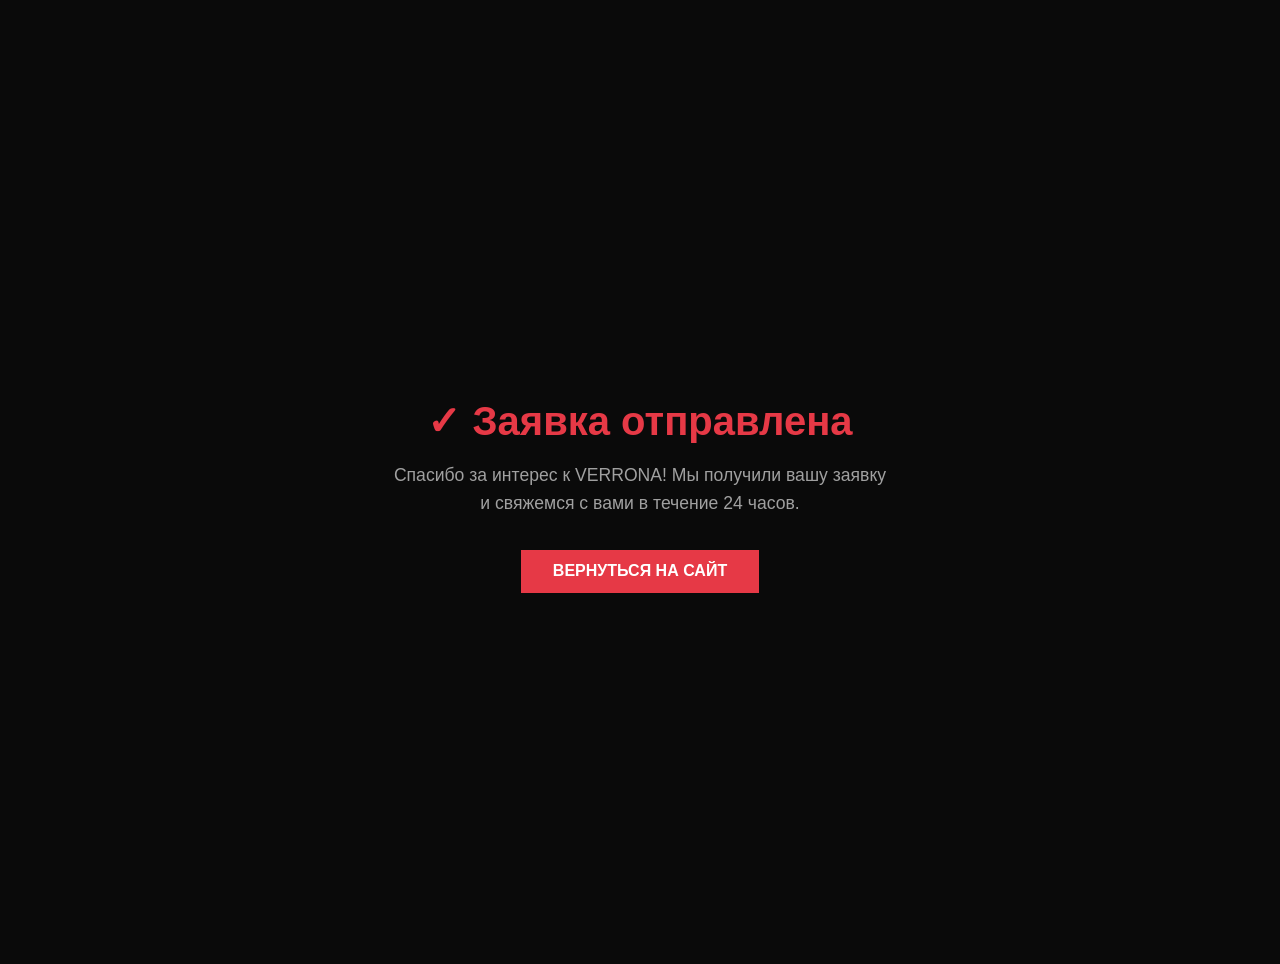
<file: thanks.html>
<!DOCTYPE html>
<html lang="ru">
<head>
    <meta charset="UTF-8">
    <meta name="viewport" content="width=device-width, initial-scale=1.0">
    <meta name="robots" content="noindex, nofollow">
    <title>Заявка отправлена — VERRONA</title>
    <link rel="icon" href="img/favicon_dark.png" media="(prefers-color-scheme: dark)">
    <link rel="icon" href="img/favicon_light.png" media="(prefers-color-scheme: light)">
    <link href="css/style_thanks.css" rel="stylesheet">
</head>
<body>
    <div class="thanks-box">
        <h1>✓ Заявка отправлена</h1>
        <p>Спасибо за интерес к VERRONA! Мы получили вашу заявку и свяжемся с вами в течение 24 часов.</p>
        <a href="index.html">Вернуться на сайт</a>
    </div>
</body>
</html>
</file>
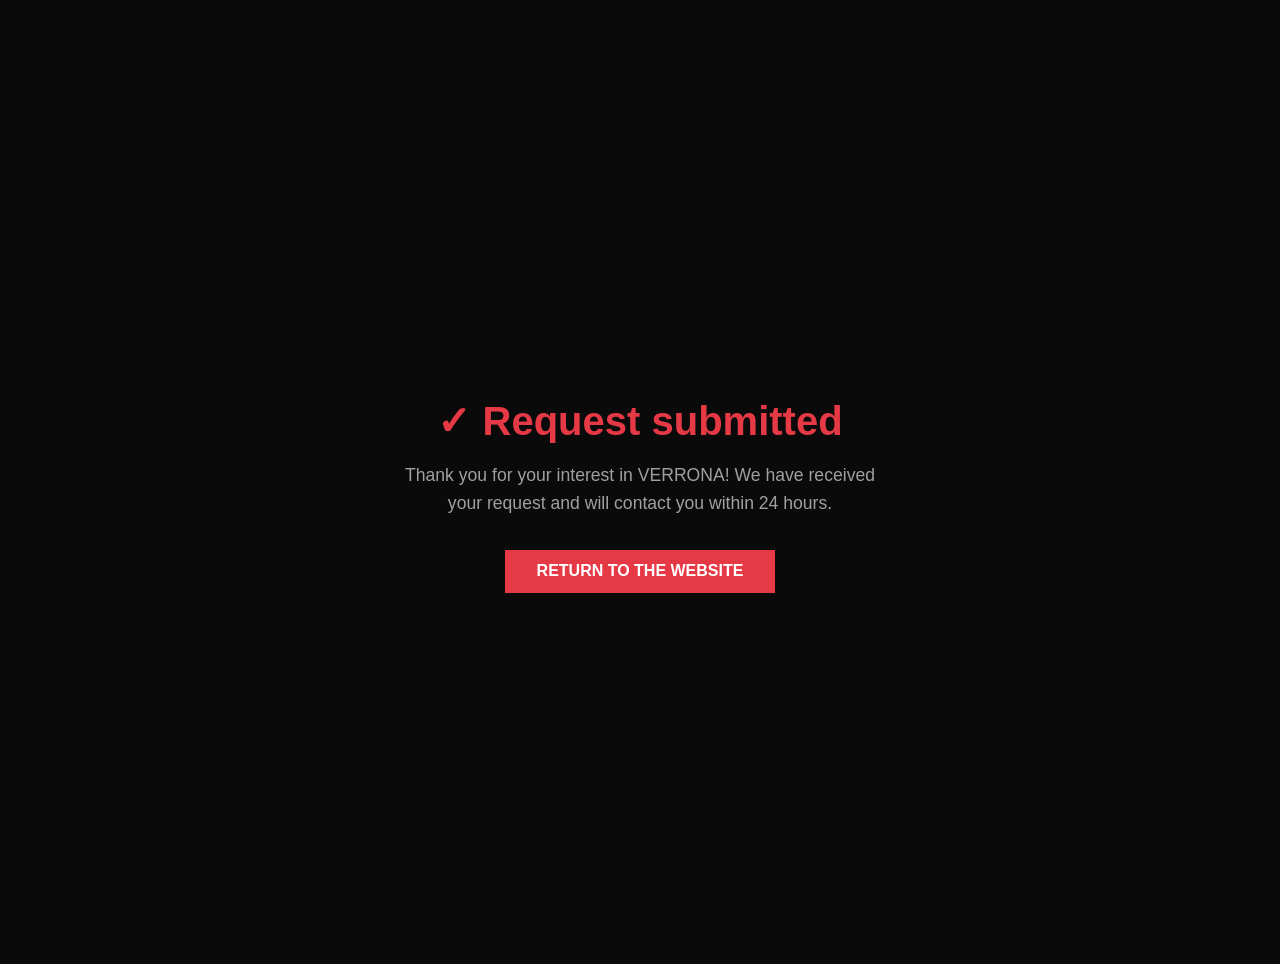
<file: en/thanks.html>
<!DOCTYPE html>
<html lang="en">
<head>
    <meta charset="UTF-8">
    <meta name="viewport" content="width=device-width, initial-scale=1.0">
    <meta name="robots" content="noindex, nofollow">
    <title>Request sent — VERRONA</title>
    <link rel="icon" href="../img/favicon_dark.png" media="(prefers-color-scheme: dark)">
    <link rel="icon" href="../img/favicon_light.png" media="(prefers-color-scheme: light)">
    <link href="../css/style_thanks.css" rel="stylesheet">
</head>
<body>
    <div class="thanks-box">
        <h1>✓ Request submitted</h1>
        <p>Thank you for your interest in VERRONA! We have received your request and will contact you within 24 hours.</p>
        <a href="index.html">Return to the website</a>
    </div>
</body>
</html>
</file>
<file: css/style.css>
:root {
    --bg-dark: #0a0a0a;
    --bg-secondary: #141414;
    --text-main: #f0f0f0;
    --text-muted: #a0a0a0;
    --accent: #e63946;
    --accent-hover: #c1121f;
    --header-height: 75px; /* Добавлено для scroll-padding */
}

* {
    margin: 0;
    padding: 0;
    box-sizing: border-box;
}

html {
    scroll-padding-top: var(--header-height); /* Исправление: якоря не прячутся под header */
}

body {
    font-family: 'Open Sans', sans-serif;
    background-color: var(--bg-dark);
    color: var(--text-main);
    line-height: 1.6;
    scroll-behavior: smooth;
    overflow-x: hidden; /* Исправление: убираем горизонтальный скролл */
}

h1, h2, h3, .nav-link, .btn {
    font-family: 'Montserrat', sans-serif;
    text-transform: uppercase;
}

/* --- Header --- */
header {
    position: fixed;
    top: 0;
    width: 100%;
    background: rgba(10, 10, 10, 0.95);
    backdrop-filter: blur(10px);
    -webkit-backdrop-filter: blur(10px); /* Для Safari */
    z-index: 1000;
    border-bottom: 1px solid #222;
}

.nav-container {
    max-width: 1200px;
    margin: 0 auto;
    padding: 1rem 2rem;
    display: flex;
    justify-content: space-between;
    align-items: center;
    gap: 1rem; /* Добавлено: отступы между элементами */
}

.logo {
    font-size: 1.8rem;
    font-weight: 900;
    letter-spacing: 2px;
    color: var(--text-main);
    text-decoration: none;
    flex-shrink: 0; /* Не сжимается */
}

.logo span { color: var(--accent); }

.logo-img {
    height: 45px;
    width: auto;
    max-width: 180px;
    display: block;
}

nav ul {
    display: flex;
    list-style: none;
    gap: 2rem;
}

.nav-link {
    color: var(--text-main);
    text-decoration: none;
    font-weight: 700;
    font-size: 0.9rem;
    transition: color 0.3s;
    white-space: nowrap; /* Не переносится */
}

.nav-link:hover { color: var(--accent); }

.btn {
    display: inline-block;
    padding: 0.8rem 1.5rem;
    background: var(--accent);
    color: white;
    text-decoration: none;
    font-weight: 700;
    border: none;
    cursor: pointer;
    transition: background 0.3s;
    text-align: center;
    white-space: nowrap;
}

.btn:hover { background: var(--accent-hover); }

.btn-outline {
    background: transparent;
    border: 2px solid var(--accent);
}
.btn-outline:hover { background: var(--accent); }

/* --- Language Switcher --- */
.lang-switcher {
    display: flex;
    align-items: center;
    gap: 0.3rem;
    background: var(--bg-secondary);
    padding: 0.3rem 0.6rem;
    border: 1px solid #333;
    border-radius: 4px;
    flex-shrink: 0;
}

.lang-switcher a { text-decoration: none; }

.lang-btn {
    background: transparent;
    border: none;
    color: var(--text-muted);
    font-family: 'Montserrat', sans-serif;
    font-weight: 700;
    font-size: 0.85rem;
    cursor: pointer;
    padding: 0.2rem 0.5rem;
    transition: color 0.3s;
    letter-spacing: 1px;
}

.lang-btn:hover { color: var(--text-main); }
.lang-btn.active { color: var(--accent); }
.lang-divider { color: #444; font-size: 0.8rem; }

/* --- Анимации появления header --- */
.logo-img,
nav,
.lang-switcher,
.nav-container .btn { /* ✅ ИСПРАВЛЕНО: добавлена точка */
    opacity: 0;
    transform: translateY(15px);
    animation: fadeSlideUp 0.6s ease-out forwards;
}

.logo-img { animation-delay: 0s; }
nav { animation-delay: 0.15s; }
.lang-switcher { animation-delay: 0.3s; }
.nav-container .btn { animation-delay: 0.6s; } /* ✅ ИСПРАВЛЕНО */

@keyframes fadeSlideUp {
    to {
        opacity: 1;
        transform: translateY(0);
    }
}

/* --- Hero Section --- */
.hero {
    min-height: 100vh; /* ✅ ИСПРАВЛЕНО: было height, теперь min-height */
    display: flex;
    align-items: center;
    justify-content: center;
    text-align: center;
    background: linear-gradient(rgba(0, 0, 0, 0.7), rgba(0, 0, 0, 0.9)),
                url(../img/hero.webp) no-repeat center center/cover;
    padding: calc(var(--header-height) + 2rem) 1rem 2rem; /* ✅ Учитываем header */
}

.hero-content h1 {
    display: none;
}

.hero-content p {
    font-size: 1.2rem;
    color: var(--text-muted);
    margin-bottom: 2rem;
    max-width: 600px;
    margin-left: auto;
    margin-right: auto;
}

.hero-buttons {
    display: flex;
    gap: 1rem;
    justify-content: center;
    flex-wrap: wrap;
}

.hero-logo {
    max-width: 400px;
    width: 80%;
    height: auto;
    margin: 0 auto 3rem auto; /* ✅ ИСПРАВЛЕНО: было 6rem */
    display: block;
    opacity: 0;
    filter: blur(10px) drop-shadow(0 0 20px rgba(230, 57, 70, 0.3)); /* ✅ ОБЪЕДИНЕНО: тень + blur */
    animation: blurFade 0.8s ease-out forwards;
}

@keyframes blurFade {
    to {
        opacity: 1;
        filter: blur(0) drop-shadow(0 0 20px rgba(230, 57, 70, 0.3)); /* ✅ Тень возвращается */
    }
}

/* --- Sections General --- */
section {
    padding: 5rem 2rem;
    max-width: 1200px;
    margin: 0 auto;
}

.section-title {
    font-size: 2.5rem;
    margin-bottom: 3rem;
    text-align: center;
    position: relative;
    overflow-wrap: break-word;
    hyphens: auto;
}

.section-title::after {
    content: '';
    display: block;
    width: 60px;
    height: 4px;
    background: var(--accent);
    margin: 1rem auto 0;
}

.section-subtitle {
    text-align: center;
    color: var(--text-muted);
    font-size: 1.1rem;
    margin-top: -2rem;
    margin-bottom: 3rem;
    font-style: italic;
}

/* --- Music Section --- */
.music-grid {
    display: grid;
    grid-template-columns: repeat(auto-fit, minmax(300px, 1fr));
    gap: 2rem;
}

.music-card {
    background: var(--bg-secondary);
    padding: 2rem;
    border: 1px solid #222;
    text-align: center;
    transition: transform 0.3s;
}

.music-card:hover {
    transform: translateY(-5px);
    border-color: var(--accent);
}

.album-art {
    width: 100%;
    aspect-ratio: 1;
    object-fit: cover;
    display: block;
    margin-bottom: 1.5rem;
    border: 1px solid #222;
    transition: transform 0.3s;
}

.music-card:hover .album-art { transform: scale(1.03); }

.video-wrapper {
    position: relative;
    width: 100%;
    aspect-ratio: 16 / 9;
    margin-bottom: 1.5rem;
    overflow: hidden;
    border: 1px solid #222;
}

.video-wrapper iframe {
    position: absolute;
    top: 0;
    left: 0;
    width: 100%;
    height: 100%;
    border: 0;
}

.streaming-links {
    display: flex;
    flex-wrap: wrap;
    gap: 0.5rem;
    justify-content: center;
    margin-top: 1rem;
}

.streaming-links a {
    font-size: 0.8rem;
    padding: 0.5rem 1rem;
    background: #222;
    color: var(--text-main);
    text-decoration: none;
    border-radius: 4px;
    transition: background 0.3s;
}

.streaming-links a:hover { background: var(--accent); }

.frame { border: none; }

/* --- EPK Section --- */
.epk-section {
    background: var(--bg-secondary);
    max-width: 100%;
}

.epk-container {
    max-width: 1200px;
    margin: 0 auto;
    padding: 0 2rem;
}

.epk-grid {
    display: grid;
    grid-template-columns: 1fr 1fr;
    gap: 3rem;
    align-items: start;
}

.epk-info h3 { margin-bottom: 1rem; color: var(--accent); }
.epk-info p { margin-bottom: 1.5rem; color: var(--text-muted); }

.epk-downloads {
    display: flex;
    flex-direction: column;
    gap: 1rem;
}

.download-btn {
    display: flex;
    align-items: center;
    justify-content: space-between;
    padding: 1rem 1.5rem;
    background: #0a0a0a;
    border: 1px solid #333;
    color: var(--text-main);
    text-decoration: none;
    transition: all 0.3s;
    gap: 1rem;
    overflow-wrap: break-word;
}

.download-btn:hover {
    border-color: var(--accent);
    color: var(--accent);
}

/* --- Contact Section --- */
.contact-grid {
    display: grid;
    grid-template-columns: 1fr 1fr;
    gap: 3rem;
}

.contact-info h3 { margin-bottom: 1rem; }
.contact-info p { margin-bottom: 1rem; color: var(--text-muted); }
.contact-info a { color: var(--accent); text-decoration: none; }

.contact-form {
    display: flex;
    flex-direction: column;
    gap: 1rem;
}

.contact-form input,
.contact-form textarea,
.contact-form select {
    width: 100%; /* ✅ Явная ширина */
    padding: 1rem;
    background: var(--bg-secondary);
    border: 1px solid #333;
    color: var(--text-main);
    font-family: inherit;
    font-size: 1rem;
}

.contact-form input:focus,
.contact-form textarea:focus,
.contact-form select:focus {
    outline: none;
    border-color: var(--accent);
}

.contact-form select {
    appearance: none;
    -webkit-appearance: none;
    -moz-appearance: none;
    cursor: pointer;
    background-image: url("data:image/svg+xml;charset=UTF-8,%3csvg xmlns='http://www.w3.org/2000/svg' viewBox='0 0 24 24' fill='none' stroke='%23e63946' stroke-width='2' stroke-linecap='round' stroke-linejoin='round'%3e%3cpolyline points='6 9 12 15 18 9'%3e%3c/polyline%3e%3c/svg%3e");
    background-repeat: no-repeat;
    background-position: right 1rem center;
    background-size: 1.2rem;
    padding-right: 3rem;
    transition: border-color 0.3s;
}

.contact-form select option {
    background: var(--bg-secondary);
    color: var(--text-main);
}

/* --- Gallery --- */
.gallery-grid {
    display: grid;
    grid-template-columns: repeat(4, 1fr);
    gap: 0.5rem;
}

.gallery-item {
    position: relative;
    overflow: hidden;
    cursor: pointer;
    aspect-ratio: 1;
    background: var(--bg-secondary);
}

.gallery-item img {
    width: 100%;
    height: 100%;
    object-fit: cover;
    display: block;
    transition: transform 0.5s ease, filter 0.3s ease;
}

.gallery-item:hover img {
    transform: scale(1.08);
    filter: brightness(0.7);
}

.gallery-overlay {
    position: absolute;
    top: 0;
    left: 0;
    width: 100%;
    height: 100%;
    display: flex;
    align-items: center;
    justify-content: center;
    opacity: 0;
    transition: opacity 0.3s ease;
    background: rgba(0, 0, 0, 0.3);
}

.gallery-item:hover .gallery-overlay { opacity: 1; }

.gallery-icon {
    font-size: 2rem;
    color: white;
    background: var(--accent);
    width: 50px;
    height: 50px;
    border-radius: 50%;
    display: flex;
    align-items: center;
    justify-content: center;
    transform: scale(0.5);
    transition: transform 0.3s ease;
}

.gallery-item:hover .gallery-icon { transform: scale(1); }

.gallery-cta {
    text-align: center;
    margin-top: 3rem;
    padding: 0 1rem;
}

.gallery-cta .btn {
    display: inline-block;
    max-width: 100%; /* ✅ Не шире контейнера */
    white-space: normal; /* ✅ Разрешаем перенос текста */
    word-wrap: break-word;
    padding: 0.8rem 1.5rem;
    line-height: 1.4;
}

/* --- Lightbox --- */
.lightbox {
    display: none;
    position: fixed;
    top: 0;
    left: 0;
    width: 100%;
    height: 100%;
    background: rgba(0, 0, 0, 0.95);
    z-index: 2000;
    align-items: center;
    justify-content: center;
    padding: 2rem;
}

.lightbox.active { display: flex; }

.lightbox-content {
    max-width: 90%;
    max-height: 90%;
    position: relative;
    margin: 0;
}

.lightbox-content img {
    max-width: 100%;
    max-height: 80vh;
    display: block;
    margin: 0 auto;
    border: 2px solid #222;
}

.lightbox-content figcaption {
    text-align: center;
    color: var(--text-muted);
    margin-top: 1rem;
    font-style: italic;
    font-size: 0.95rem;
}

.lightbox-close,
.lightbox-prev,
.lightbox-next {
    position: absolute;
    background: transparent;
    border: none;
    color: white;
    font-size: 2.5rem;
    cursor: pointer;
    z-index: 2001;
    transition: color 0.3s, transform 0.3s;
    padding: 0.5rem 1rem;
    font-family: 'Montserrat', sans-serif;
}

.lightbox-close:hover,
.lightbox-prev:hover,
.lightbox-next:hover {
    color: var(--accent);
    transform: scale(1.2);
}

.lightbox-close { top: 1rem; right: 1rem; }
.lightbox-prev { left: 1rem; top: 50%; transform: translateY(-50%); }
.lightbox-next { right: 1rem; top: 50%; transform: translateY(-50%); }
.lightbox-prev:hover,
.lightbox-next:hover { transform: translateY(-50%) scale(1.2); }

/* --- Merch --- */
.merch-section {
    background: var(--bg-secondary);
    max-width: 100%;
    padding: 5rem 2rem;
}

.merch-container {
    max-width: 1200px;
    margin: 0 auto;
}

.merch-grid {
    display: grid;
    grid-template-columns: repeat(4, 1fr);
    gap: 2rem;
    margin-bottom: 3rem;
}

.merch-card {
    background: var(--bg-dark);
    border: 1px solid #222;
    overflow: hidden;
    transition: transform 0.3s, border-color 0.3s;
    display: flex;
    flex-direction: column;
}

.merch-card:hover {
    transform: translateY(-5px);
    border-color: var(--accent);
}

.merch-image {
    position: relative;
    aspect-ratio: 1;
    overflow: hidden;
    background: #1a1a1a;
}

.merch-image img {
    width: 100%;
    height: 100%;
    object-fit: cover;
    transition: transform 0.5s;
}

.merch-card:hover .merch-image img { transform: scale(1.05); }

.merch-badge {
    position: absolute;
    top: 1rem;
    right: 1rem;
    background: var(--accent);
    color: white;
    padding: 0.3rem 0.8rem;
    font-size: 0.75rem;
    font-weight: 700;
    letter-spacing: 1px;
    font-family: 'Montserrat', sans-serif;
    text-transform: uppercase;
    z-index: 1;
}

.merch-badge-hot { background: #f59e0b; color: #000; }

.merch-info {
    padding: 1.5rem;
    display: flex;
    flex-direction: column;
    flex-grow: 1;
}

.merch-info h3 {
    font-size: 1.1rem;
    margin-bottom: 0.5rem;
    color: var(--text-main);
}

.merch-desc {
    color: var(--text-muted);
    font-size: 0.9rem;
    margin-bottom: 1rem;
    flex-grow: 1;
}

.merch-price { margin-bottom: 1rem; }

.merch-price-value {
    font-size: 1.5rem;
    font-weight: 700;
    color: var(--accent);
    font-family: 'Montserrat', sans-serif;
}

.merch-price-value small {
    font-size: 0.85rem;
    color: var(--text-muted);
    font-weight: 400;
}

.merch-btn {
    width: 100%;
    padding: 0.8rem;
    text-align: center;
}

.merch-cta {
    text-align: center;
    padding-top: 2rem;
    border-top: 1px solid #222;
}

.merch-cta p {
    color: var(--text-muted);
    margin-bottom: 1.5rem;
    font-size: 1rem;
}

/* --- Burger Menu --- */
.burger-btn {
    display: none;
    flex-direction: column;
    justify-content: space-between;
    width: 30px;
    height: 24px;
    background: transparent;
    border: none;
    cursor: pointer;
    padding: 0;
    z-index: 1001;
    flex-shrink: 0;
}

.burger-line {
    width: 100%;
    height: 3px;
    background: var(--text-main);
    border-radius: 2px;
    transition: all 0.3s ease;
}

.burger-btn.active .burger-line:nth-child(1) {
    transform: translateY(10.5px) rotate(45deg);
}
.burger-btn.active .burger-line:nth-child(2) { opacity: 0; }
.burger-btn.active .burger-line:nth-child(3) {
    transform: translateY(-10.5px) rotate(-45deg);
}

.nav-mobile-container {
    display: flex;
    align-items: center;
    gap: 1.5rem;
}

.header-btn { display: inline-block; }

/* --- Footer --- */
footer {
    background: #000;
    text-align: center;
    padding: 2rem;
    color: var(--text-muted);
    font-size: 0.9rem;
    border-top: 1px solid #222;
    overflow-wrap: break-word;
}

.social-links { margin-bottom: 1rem; }

.social-links a {
    color: var(--text-main);
    margin: 0 10px;
    text-decoration: none;
    font-size: 1.2rem;
}

.social-links a:hover { color: var(--accent); }

.footer-main-site {
    margin: 1rem 0;
    font-size: 0.95rem;
    color: var(--text-muted);
}

.footer-main-link {
    color: var(--accent);
    text-decoration: none;
    font-weight: 700;
    margin-left: 0.5rem;
    transition: color 0.3s;
    border-bottom: 1px solid transparent;
}

.footer-main-link:hover {
    color: var(--text-main);
    border-bottom-color: var(--accent);
}

.footer-main-link::after {
    content: ' ↗';
    font-size: 0.8em;
    opacity: 0.7;
}

/* ============================================
   АДАПТИВНОСТЬ
   ============================================ */

/* Планшеты */
@media (max-width: 1024px) {
    .gallery-grid { grid-template-columns: repeat(3, 1fr); }
    .merch-grid { grid-template-columns: repeat(2, 1fr); }
    .epk-grid { gap: 2rem; }
    .contact-grid { gap: 2rem; }
}

/* Мобильные устройства */
@media (max-width: 768px) {
    :root {
        --header-height: 65px;
    }
    
    .nav-container {
        flex-wrap: nowrap;
        justify-content: space-between;
        padding: 0.8rem 1rem;
        gap: 0.5rem;
    }
    
    .logo-img { height: 35px; }
    
    /* Показываем бургер */
    .burger-btn { display: flex; }
    
    /* Скрываем кнопку "Пригласить на концерт" в шапке */
    .header-btn { display: none; }
    
    /* Мобильное меню */
    .nav-mobile-container {
        position: fixed;
        top: 0;
        right: -100%;
        width: 75%;
        max-width: 300px;
        height: 100vh;
        background: var(--bg-secondary);
        flex-direction: column;
        justify-content: flex-start;
        align-items: flex-start;
        padding: 5rem 2rem 2rem;
        gap: 2rem;
        transition: right 0.3s ease;
        box-shadow: -5px 0 15px rgba(0, 0, 0, 0.5);
        z-index: 1000;
        overflow-y: auto;
    }
    
    .nav-mobile-container.active { right: 0; }
    
    .nav-mobile-container nav { width: 100%; }
    
    .nav-mobile-container nav ul {
        flex-direction: column;
        gap: 1.5rem;
        width: 100%;
    }
    
    .nav-mobile-container .nav-link {
        font-size: 1.1rem;
        display: block;
        width: 100%;
    }
    
    .nav-mobile-container .lang-switcher { margin-top: 1rem; }
    
    .nav-mobile-container.active::before {
        content: '';
        position: fixed;
        top: 0;
        left: 0;
        width: 100vw;
        height: 100vh;
        background: rgba(0, 0, 0, 0.7);
        z-index: -1;
    }
    
    /* Hero */
    .hero {
        padding: calc(var(--header-height) + 1rem) 1rem 2rem;
    }
    
    .hero-logo {
        max-width: 250px;
        margin-bottom: 2rem;
    }
    
    .hero-content p {
        font-size: 1rem;
    }
    
    .hero-buttons {
        flex-direction: column;
        align-items: center;
    }
    
    .hero-buttons .btn {
        width: 100%;
        max-width: 300px;
    }
    
    /* Секции */
    section {
        padding: 3rem 1rem;
    }
    
    .section-title {
        font-size: 1.8rem;
        margin-bottom: 2rem;
    }
    
    .section-subtitle {
        font-size: 0.95rem;
        margin-top: -1rem;
        margin-bottom: 2rem;
    }
    
    /* Музыка */
    .music-grid {
        grid-template-columns: 1fr;
        gap: 1.5rem;
    }
    
    .music-card {
        padding: 1.5rem;
    }
    
    /* EPK */
    .epk-section { padding: 3rem 0; }
    
    .epk-container { padding: 0 1rem; }
    
    .epk-grid {
        grid-template-columns: 1fr;
        gap: 2rem;
    }
    
    .download-btn {
        padding: 0.8rem 1rem;
        font-size: 0.9rem;
    }
    
    /* Контакты */
    .contact-grid {
        grid-template-columns: 1fr;
        gap: 2rem;
    }
    
    /* Галерея */
    .gallery-grid {
        grid-template-columns: repeat(2, 1fr);
        gap: 0.3rem;
    }
    
    .gallery-icon {
        width: 40px;
        height: 40px;
        font-size: 1.5rem;
    }
    
    .gallery-cta {
        padding: 0 0.5rem;
    }
    
    .gallery-cta .btn {
        width: 100%;
        max-width: 400px;
        font-size: 0.9rem;
        padding: 0.8rem 1rem;
    }
    
    /* Лайтбокс */
    .lightbox { padding: 1rem; }
    .lightbox-prev { left: 0.5rem; }
    .lightbox-next { right: 0.5rem; }
    .lightbox-close { top: 0.5rem; right: 0.5rem; }
    .lightbox-close,
    .lightbox-prev,
    .lightbox-next { font-size: 2rem; }
    
    /* Мерч */
    .merch-section { padding: 3rem 1rem; }
    
    .merch-grid {
        grid-template-columns: repeat(2, 1fr);
        gap: 1rem;
    }
    
    .merch-info { padding: 1rem; }
    
    .merch-info h3 { font-size: 0.95rem; }
    
    .merch-desc { font-size: 0.8rem; }
    
    .merch-price-value { font-size: 1.2rem; }
    
    .merch-badge {
        top: 0.5rem;
        right: 0.5rem;
        padding: 0.2rem 0.5rem;
        font-size: 0.65rem;
    }
    
    /* Футер */
    footer {
        padding: 2rem 1rem;
        font-size: 0.85rem;
    }
    
    .social-links a {
        margin: 0 8px;
        font-size: 1.1rem;
    }
}

/* Очень маленькие экраны */
@media (max-width: 480px) {
    .hero-logo { max-width: 200px; }
    
    .section-title { font-size: 1.5rem; }
    
    .gallery-cta .btn {
        font-size: 0.85rem;
        padding: 0.7rem 0.8rem;
    }
    
    .merch-grid {
        grid-template-columns: 1fr;
        gap: 1.5rem;
    }
    
    .merch-image { aspect-ratio: 16 / 9; }
    
    .music-card { padding: 1rem; }
    
    .streaming-links a {
        font-size: 0.75rem;
        padding: 0.4rem 0.8rem;
    }
    
    .download-btn {
        flex-direction: column;
        align-items: flex-start;
        gap: 0.5rem;
    }
    
    .contact-form input,
    .contact-form textarea,
    .contact-form select {
        padding: 0.8rem;
        font-size: 0.95rem;
    }
}

/* Отключение анимаций для пользователей с настройками */
@media (prefers-reduced-motion: reduce) {
    *,
    *::before,
    *::after {
        animation-duration: 0.01ms !important;
        animation-iteration-count: 1 !important;
        transition-duration: 0.01ms !important;
        scroll-behavior: auto !important;
    }
}
</file>
<file: css/style_thanks.css>
body {
        margin: 0;
        min-height: 100vh;
        display: flex;
        align-items: center;
        justify-content: center;
        background: #0a0a0a;
        color: #f0f0f0;
        font-family: 'Montserrat', sans-serif;
        text-align: center;
        padding: 2rem;
    }

    .thanks-box {
        max-width: 500px;
    }

    .thanks-box h1 {
        font-size: 2.5rem;
        color: #e63946;
        margin-bottom: 1rem;
    }

    .thanks-box p {
        font-size: 1.1rem;
        color: #a0a0a0;
        margin-bottom: 2rem;
        line-height: 1.6;
    }

    .thanks-box a {
        display: inline-block;
        padding: 0.8rem 2rem;
        background: #e63946;
        color: white;
        text-decoration: none;
        font-weight: 700;
        text-transform: uppercase;
    }

    .thanks-box a:hover {
        background: #c1121f;
    }
</file>
